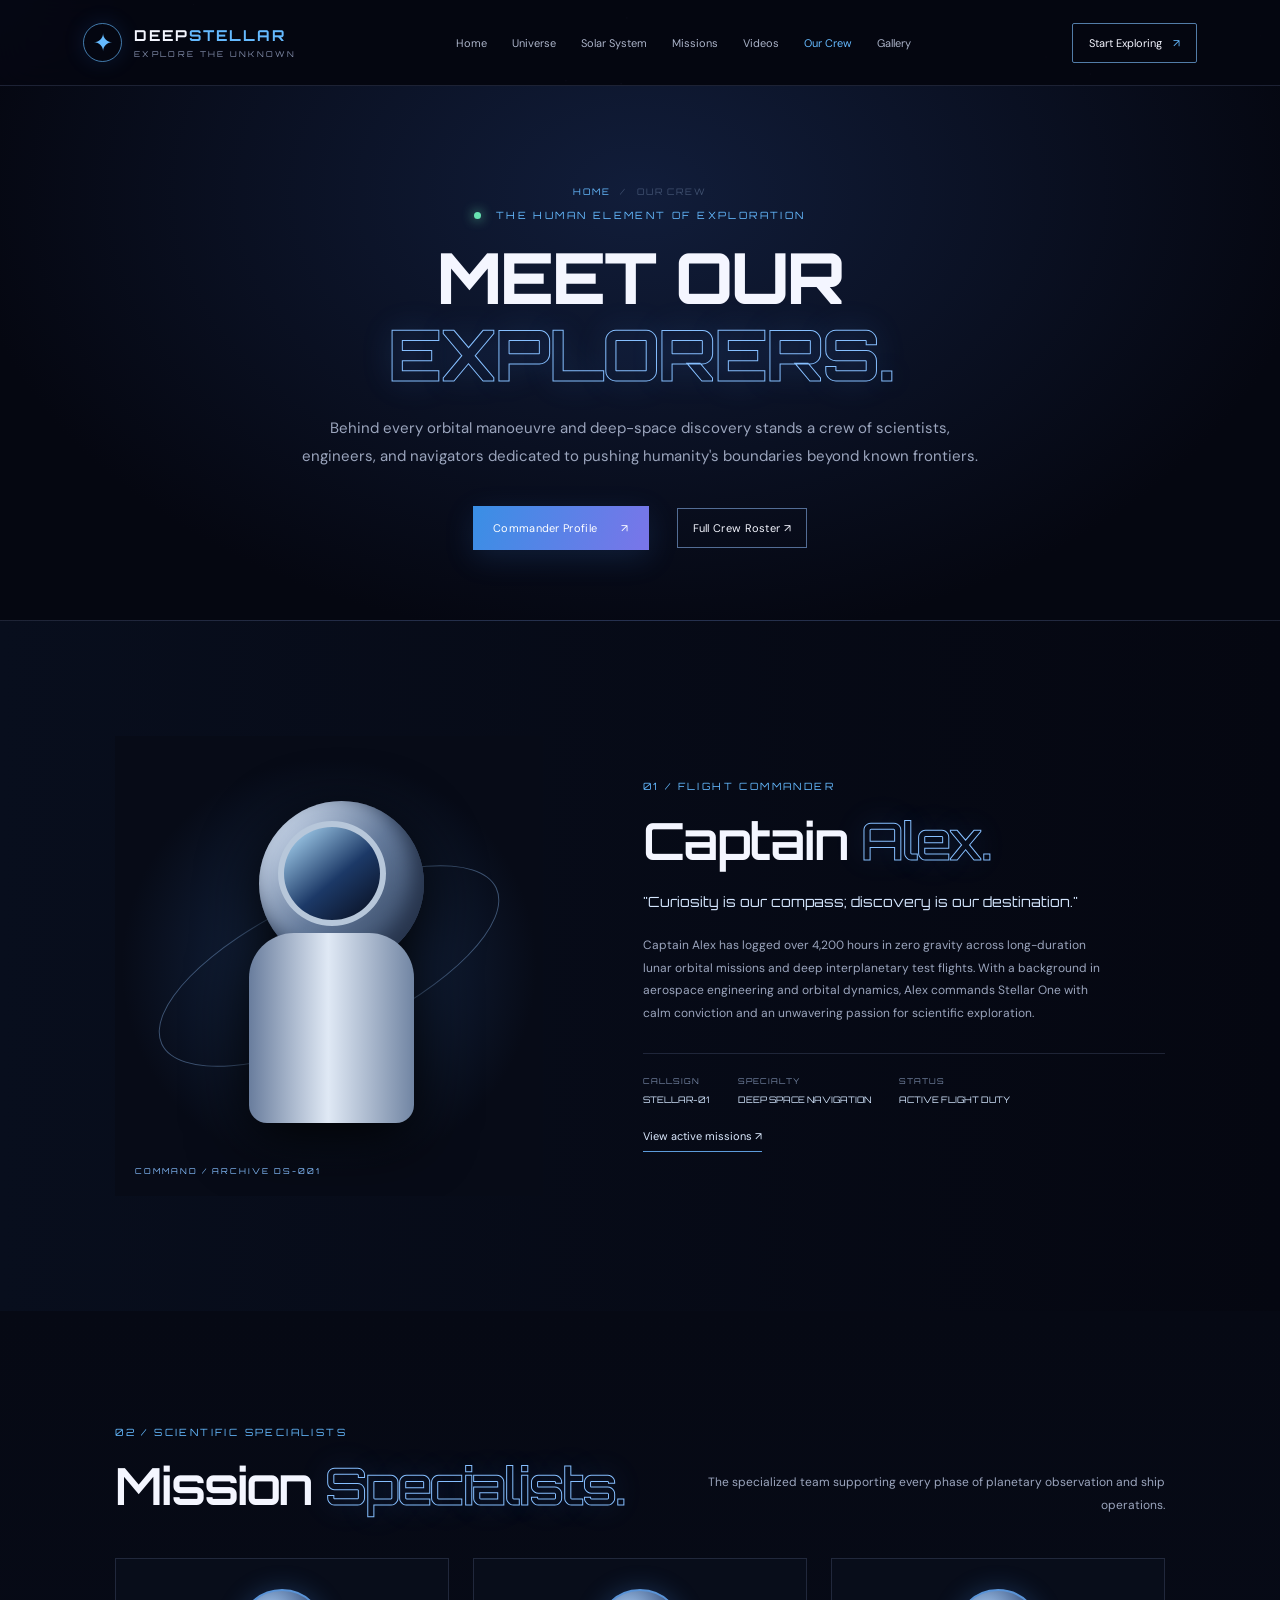
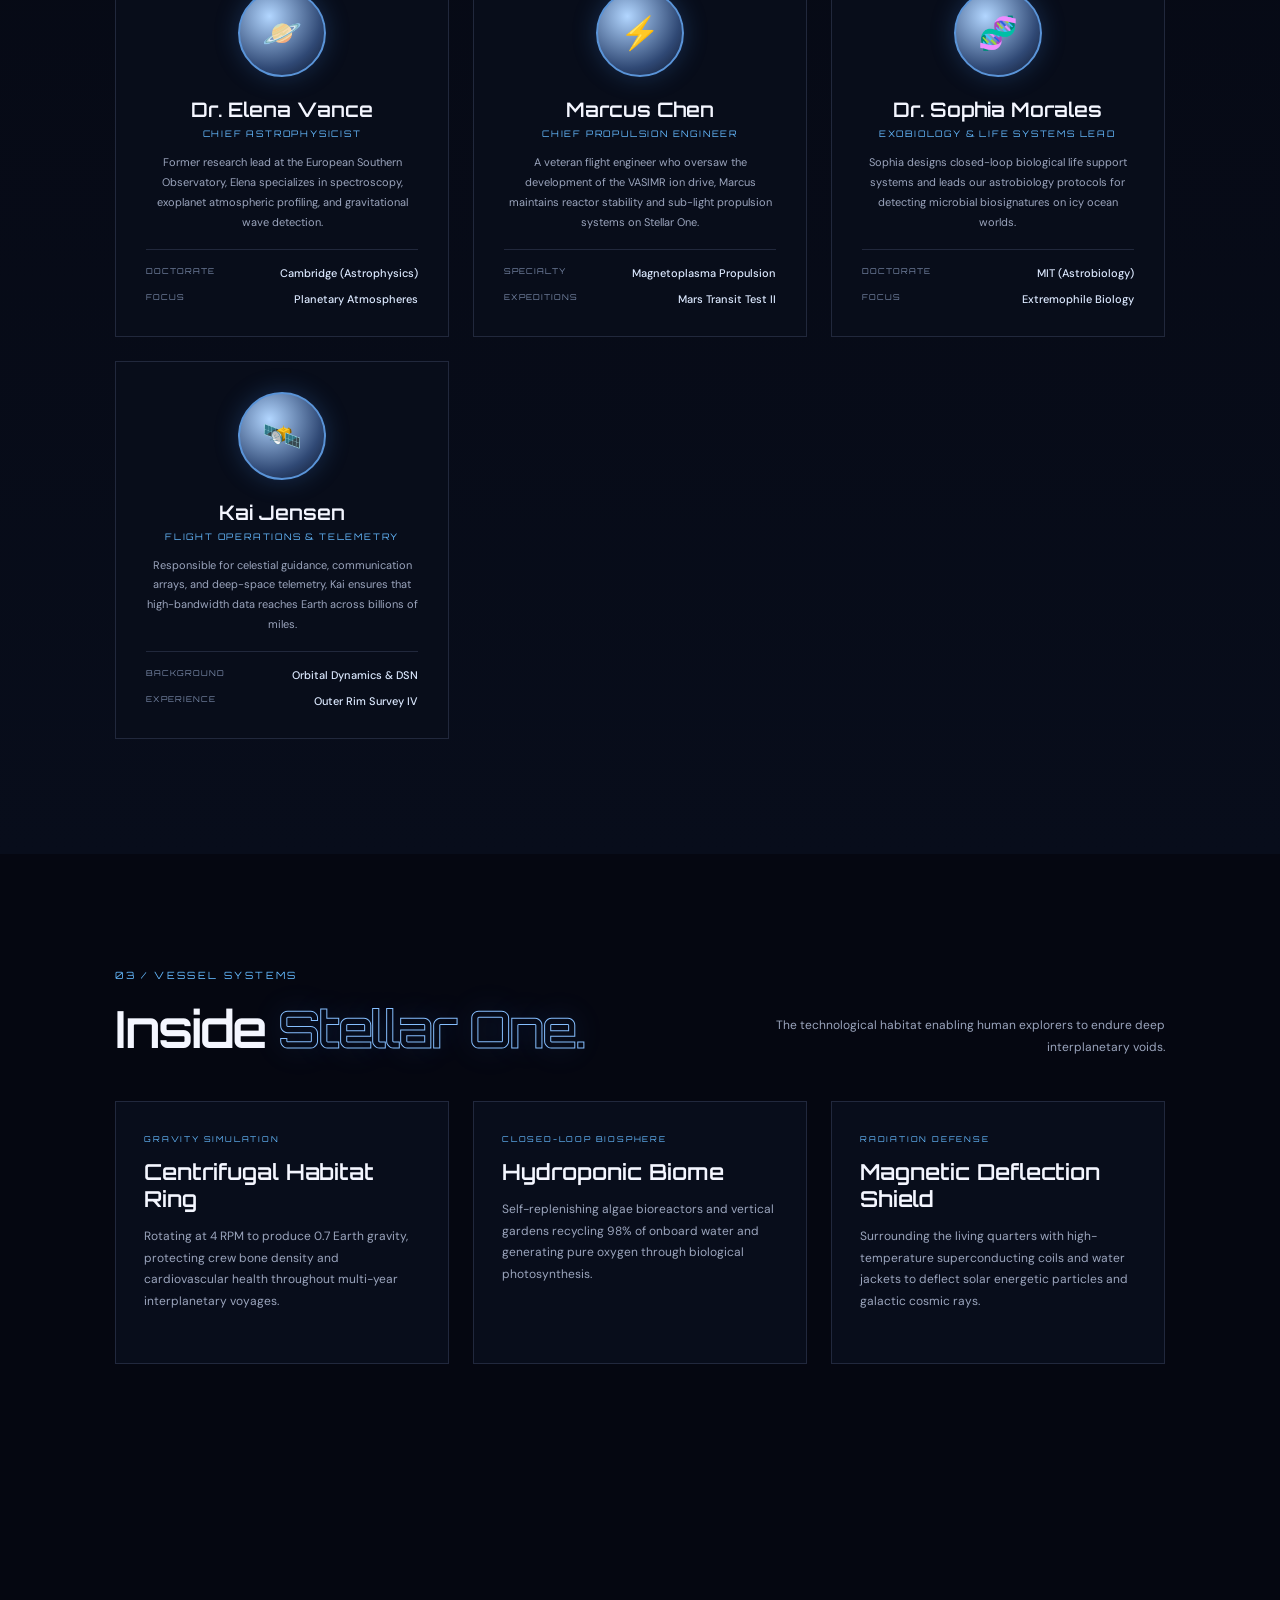
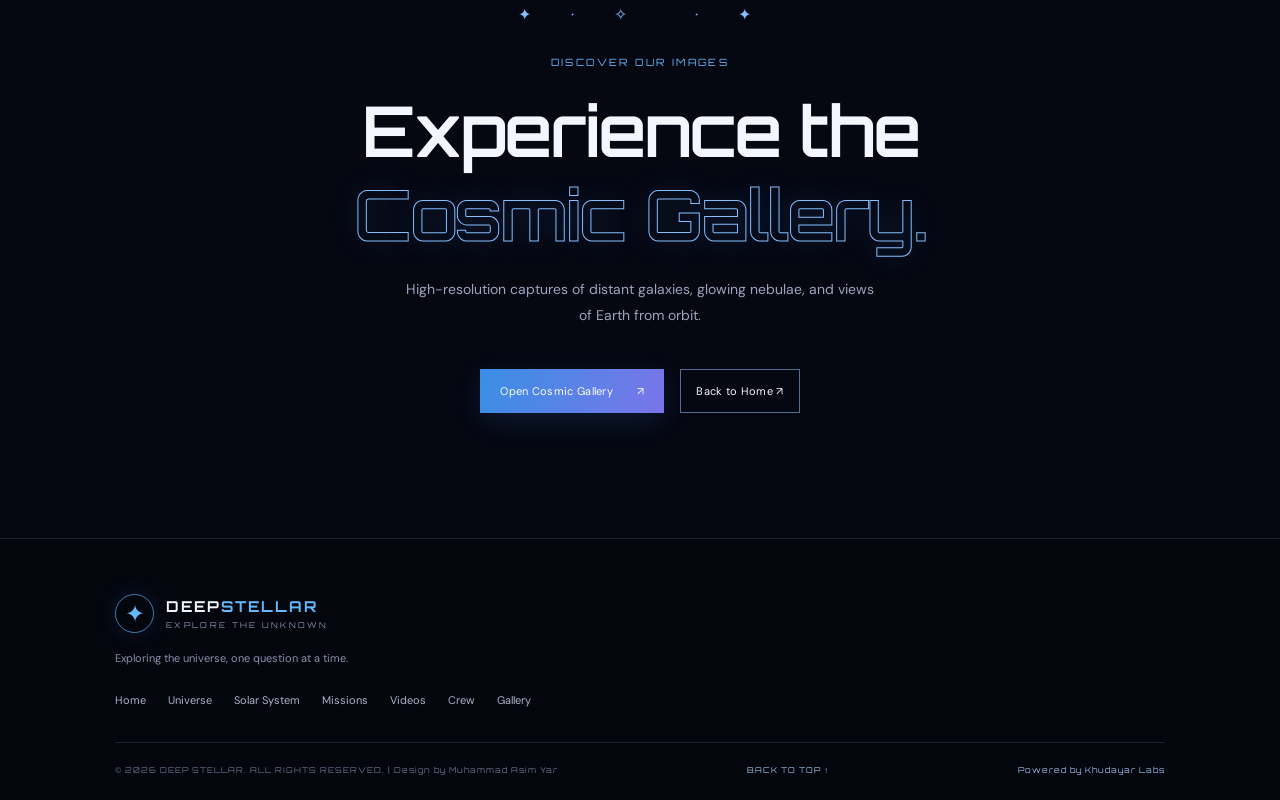
<file: crew.html>
<!DOCTYPE html>
<html lang="en">
<head>
  <meta charset="UTF-8">
  <meta name="viewport" content="width=device-width, initial-scale=1.0">
  <meta name="description" content="Meet Captain Alex and the scientific flight crew of Stellar One guiding deep space exploration with DEEP STELLAR.">
  <meta name="theme-color" content="#050711">
  <title>Our Crew & Spacecraft Systems — Stellar One | DEEP STELLAR</title>
  <link rel="preconnect" href="https://fonts.googleapis.com">
  <link rel="preconnect" href="https://fonts.gstatic.com" crossorigin>
  <link href="https://fonts.googleapis.com/css2?family=DM+Sans:wght@400;500;600;700&family=Orbitron:wght@400;500;600;700;800&display=swap" rel="stylesheet">
  <link rel="stylesheet" href="css/style.css">
</head>
<body>
  <div class="loader" id="loader">
    <div class="loader-mark">DS</div><span>AUTHENTICATING CREW ROSTER</span>
    <div class="loader-line"><i></i></div>
  </div>
  <canvas id="starfield" aria-hidden="true"></canvas>
  <div class="cursor-glow" id="cursorGlow"></div>

  <header class="site-header" id="top">
    <a class="brand" href="index.html" aria-label="Deep Stellar home">
      <span class="brand-symbol"><span>✦</span></span>
      <span class="brand-name">DEEP<span>STELLAR</span><small>EXPLORE THE UNKNOWN</small></span>
    </a>
    <button class="menu-toggle" id="menuToggle" aria-label="Toggle navigation"><span></span><span></span><span></span></button>
    <nav class="main-nav" id="mainNav">
      <a href="index.html">Home</a>
      <a href="universe.html">Universe</a>
      <a href="solar-system.html">Solar System</a>
      <a href="missions.html">Missions</a>
      <a href="videos.html">Videos</a>
      <a class="active" href="crew.html">Our Crew</a>
      <a href="gallery.html">Gallery</a>
    </nav>
    <a class="header-cta" href="videos.html">Start Exploring <span>↗</span></a>
  </header>

  <main>
    <section class="page-hero">
      <div class="breadcrumb">
        <a href="index.html">HOME</a> <span>/</span> <span>OUR CREW</span>
      </div>
      <div class="eyebrow"><span class="pulse-dot"></span> THE HUMAN ELEMENT OF EXPLORATION</div>
      <h1>MEET OUR<br><em>EXPLORERS.</em></h1>
      <p class="page-hero-lead">Behind every orbital manoeuvre and deep-space discovery stands a crew of scientists, engineers, and navigators dedicated to pushing humanity's boundaries beyond known frontiers.</p>
      <div class="hero-actions" style="justify-content:center;">
        <a class="btn btn-primary" href="#commander">Commander Profile <span>↗</span></a>
        <a class="btn btn-outline" href="#roster">Full Crew Roster ↗</a>
      </div>
    </section>

    <!-- Commander Spotlight -->
    <section class="section crew-section" id="commander">
      <div class="crew-portrait reveal">
        <div class="portrait-orbit"></div>
        <div class="portrait-astronaut">
          <div class="portrait-visor"></div>
        </div>
        <span class="portrait-tag">COMMAND / ARCHIVE DS-001</span>
      </div>
      <div class="crew-copy reveal">
        <div class="section-kicker">01 / FLIGHT COMMANDER</div>
        <h2>Captain <em>Alex.</em></h2>
        <p class="crew-subtitle">"Curiosity is our compass; discovery is our destination."</p>
        <p>Captain Alex has logged over 4,200 hours in zero gravity across long-duration lunar orbital missions and deep interplanetary test flights. With a background in aerospace engineering and orbital dynamics, Alex commands Stellar One with calm conviction and an unwavering passion for scientific exploration.</p>
        <div class="crew-credentials">
          <div><span>CALLSIGN</span><b>STELLAR-01</b></div>
          <div><span>SPECIALTY</span><b>DEEP SPACE NAVIGATION</b></div>
          <div><span>STATUS</span><b>ACTIVE FLIGHT DUTY</b></div>
        </div>
        <a class="under-link" href="missions.html">View active missions ↗</a>
      </div>
    </section>

    <!-- Crew Roster Grid -->
    <section class="section" id="roster" style="background:linear-gradient(180deg,#060914,#080d1b);">
      <div class="section-heading reveal">
        <div>
          <div class="section-kicker">02 / SCIENTIFIC SPECIALISTS</div>
          <h2>Mission <em>Specialists.</em></h2>
        </div>
        <p>The specialized team supporting every phase of planetary observation and ship operations.</p>
      </div>

      <div class="crew-detail-grid reveal">
        <div class="crew-card">
          <div class="crew-avatar">🪐</div>
          <h3>Dr. Elena Vance</h3>
          <div class="crew-role">CHIEF ASTROPHYSICIST</div>
          <p>Former research lead at the European Southern Observatory, Elena specializes in spectroscopy, exoplanet atmospheric profiling, and gravitational wave detection.</p>
          <ul class="spec-list">
            <li><span>DOCTORATE</span><strong>Cambridge (Astrophysics)</strong></li>
            <li><span>FOCUS</span><strong>Planetary Atmospheres</strong></li>
          </ul>
        </div>

        <div class="crew-card">
          <div class="crew-avatar">⚡</div>
          <h3>Marcus Chen</h3>
          <div class="crew-role">CHIEF PROPULSION ENGINEER</div>
          <p>A veteran flight engineer who oversaw the development of the VASIMR ion drive, Marcus maintains reactor stability and sub-light propulsion systems on Stellar One.</p>
          <ul class="spec-list">
            <li><span>SPECIALTY</span><strong>Magnetoplasma Propulsion</strong></li>
            <li><span>EXPEDITIONS</span><strong>Mars Transit Test II</strong></li>
          </ul>
        </div>

        <div class="crew-card">
          <div class="crew-avatar">🧬</div>
          <h3>Dr. Sophia Morales</h3>
          <div class="crew-role">EXOBIOLOGY & LIFE SYSTEMS LEAD</div>
          <p>Sophia designs closed-loop biological life support systems and leads our astrobiology protocols for detecting microbial biosignatures on icy ocean worlds.</p>
          <ul class="spec-list">
            <li><span>DOCTORATE</span><strong>MIT (Astrobiology)</strong></li>
            <li><span>FOCUS</span><strong>Extremophile Biology</strong></li>
          </ul>
        </div>

        <div class="crew-card">
          <div class="crew-avatar">🛰️</div>
          <h3>Kai Jensen</h3>
          <div class="crew-role">FLIGHT OPERATIONS & TELEMETRY</div>
          <p>Responsible for celestial guidance, communication arrays, and deep-space telemetry, Kai ensures that high-bandwidth data reaches Earth across billions of miles.</p>
          <ul class="spec-list">
            <li><span>BACKGROUND</span><strong>Orbital Dynamics & DSN</strong></li>
            <li><span>EXPERIENCE</span><strong>Outer Rim Survey IV</strong></li>
          </ul>
        </div>
      </div>
    </section>

    <!-- Ship Architecture Section -->
    <section class="section">
      <div class="section-heading reveal">
        <div>
          <div class="section-kicker">03 / VESSEL SYSTEMS</div>
          <h2>Inside <em>Stellar One.</em></h2>
        </div>
        <p>The technological habitat enabling human explorers to endure deep interplanetary voids.</p>
      </div>

      <div class="content-grid reveal">
        <div class="cosmic-box">
          <span class="cosmic-box-tag">GRAVITY SIMULATION</span>
          <h3>Centrifugal Habitat Ring</h3>
          <p>Rotating at 4 RPM to produce 0.7 Earth gravity, protecting crew bone density and cardiovascular health throughout multi-year interplanetary voyages.</p>
        </div>

        <div class="cosmic-box">
          <span class="cosmic-box-tag">CLOSED-LOOP BIOSPHERE</span>
          <h3>Hydroponic Biome</h3>
          <p>Self-replenishing algae bioreactors and vertical gardens recycling 98% of onboard water and generating pure oxygen through biological photosynthesis.</p>
        </div>

        <div class="cosmic-box">
          <span class="cosmic-box-tag">RADIATION DEFENSE</span>
          <h3>Magnetic Deflection Shield</h3>
          <p>Surrounding the living quarters with high-temperature superconducting coils and water jackets to deflect solar energetic particles and galactic cosmic rays.</p>
        </div>
      </div>
    </section>

    <!-- Next Section CTA -->
    <section class="final-cta section reveal">
      <div class="cta-stars">✦　·　✧　　·　✦</div>
      <div class="section-kicker">DISCOVER OUR IMAGES</div>
      <h2>Experience the<br><em>Cosmic Gallery.</em></h2>
      <p>High-resolution captures of distant galaxies, glowing nebulae, and views of Earth from orbit.</p>
      <div class="page-nav-bar">
        <a class="btn btn-primary" href="gallery.html">Open Cosmic Gallery <span>↗</span></a>
        <a class="btn btn-outline" href="index.html">Back to Home ↗</a>
      </div>
    </section>
  </main>

  <footer class="site-footer">
    <a class="brand" href="index.html">
      <span class="brand-symbol"><span>✦</span></span>
      <span class="brand-name">DEEP<span>STELLAR</span><small>EXPLORE THE UNKNOWN</small></span>
    </a>
    <p>Exploring the universe, one question at a time.</p>
    <div class="footer-links">
      <a href="index.html">Home</a>
      <a href="universe.html">Universe</a>
      <a href="solar-system.html">Solar System</a>
      <a href="missions.html">Missions</a>
      <a href="videos.html">Videos</a>
      <a href="crew.html">Crew</a>
      <a href="gallery.html">Gallery</a>
    </div>
    <div class="footer-bottom">
      <span>© <span id="year"></span> DEEP STELLAR. ALL RIGHTS RESERVED. | Design by Muhammad Asim Yar</span>
      <a href="#top">BACK TO TOP ↑</a>
      <a href="https://khudayarlabs.com/" target="_blank" rel="noopener">Powered by Khudayar Labs</a>
    </div>
  </footer>

  <script src="js/main.js"></script>
</body>
</html>
</file>
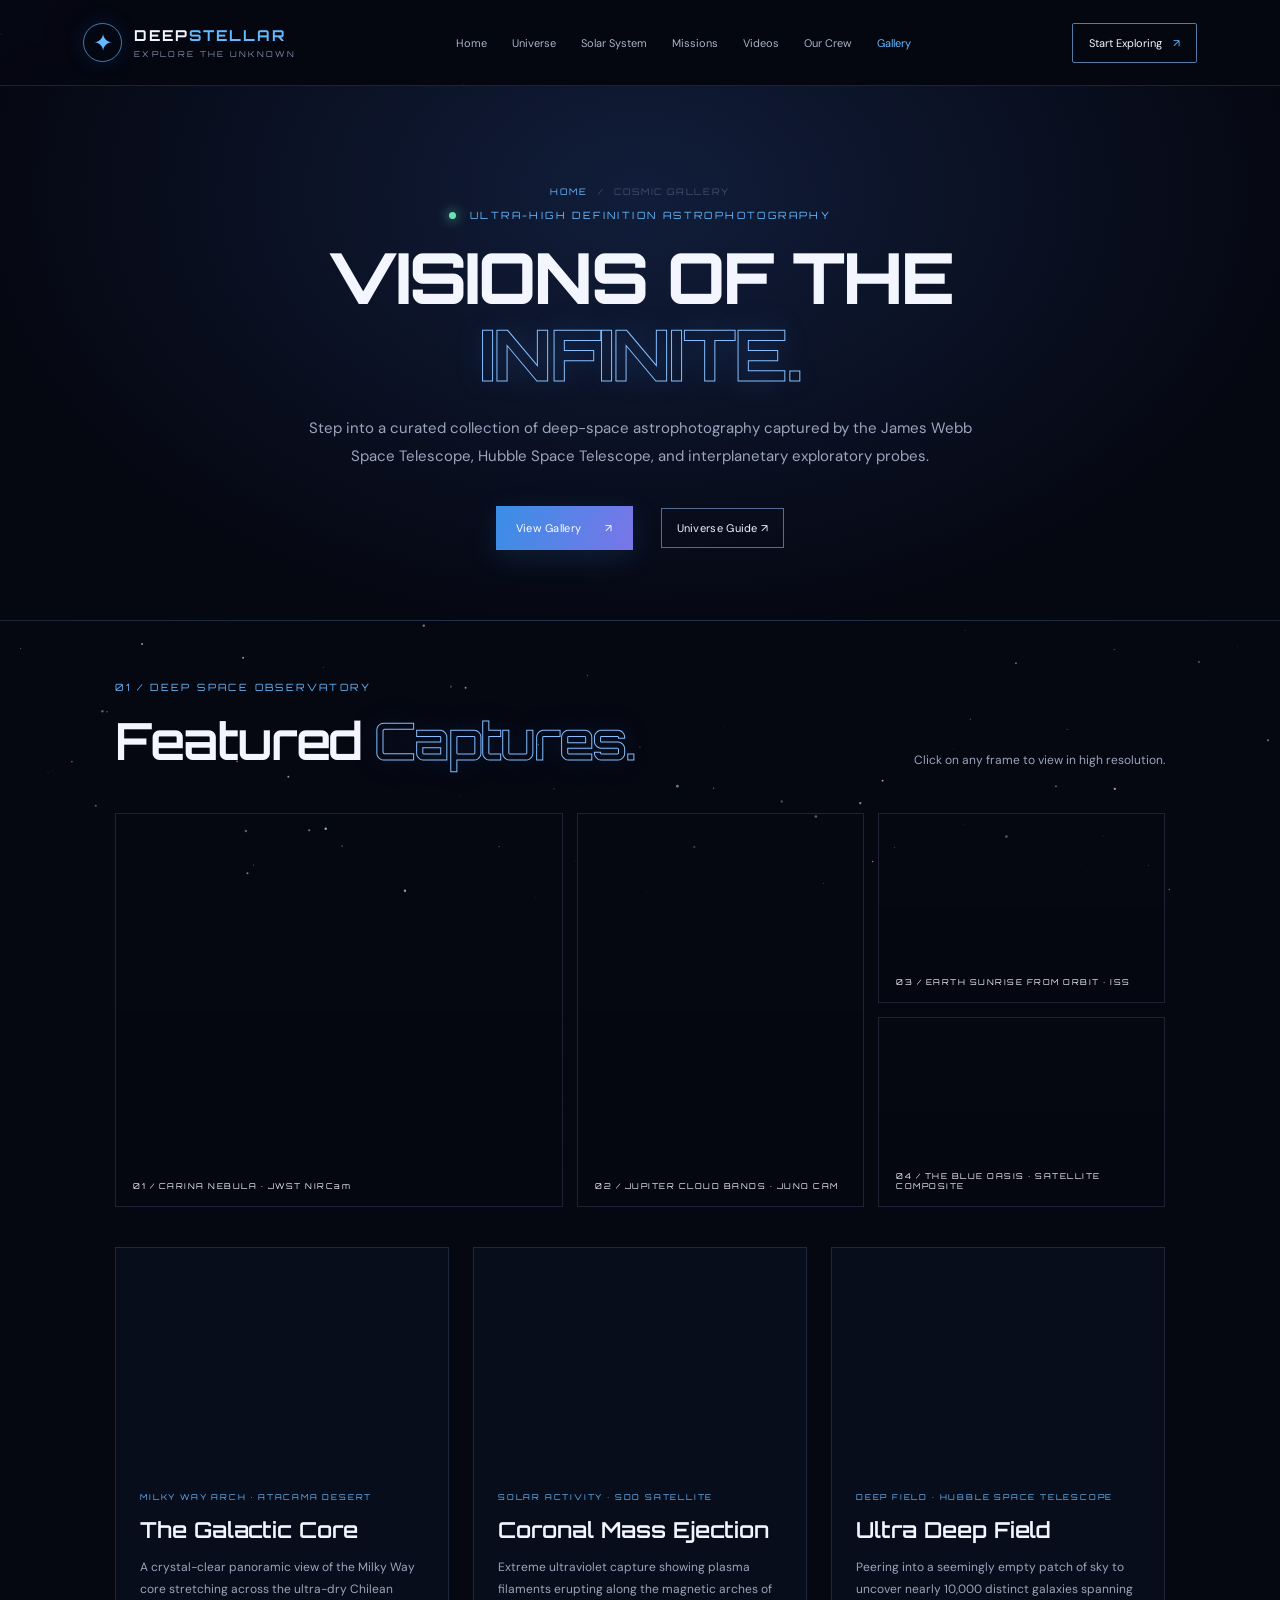
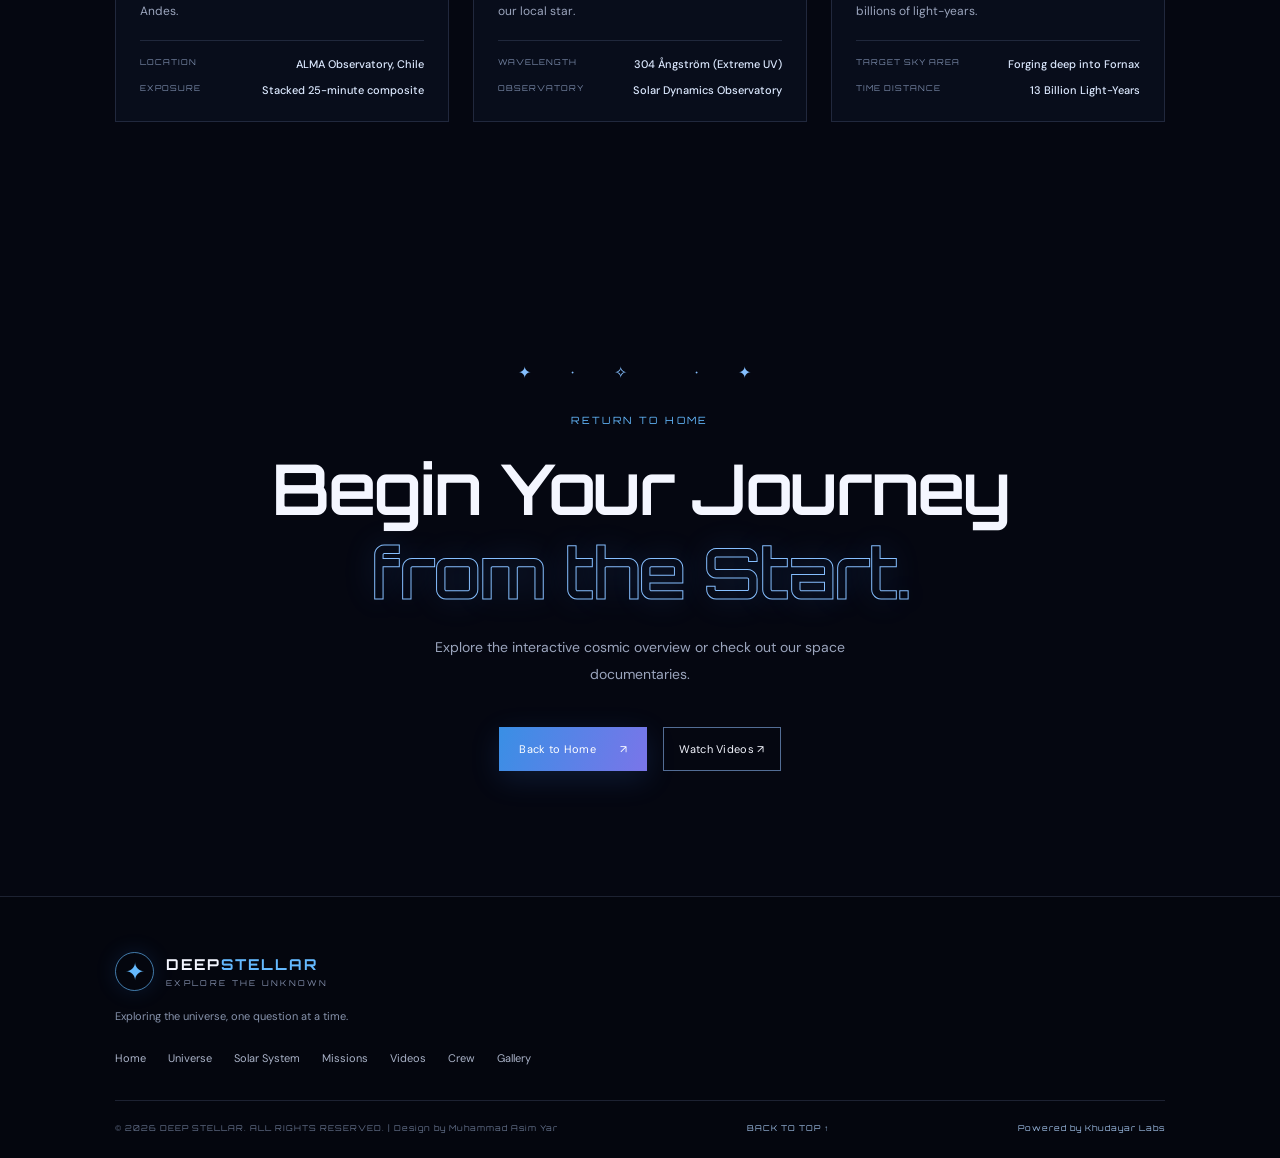
<file: gallery.html>
<!DOCTYPE html>
<html lang="en">
<head>
  <meta charset="UTF-8">
  <meta name="viewport" content="width=device-width, initial-scale=1.0">
  <meta name="description" content="High-resolution astrophotography and cosmic gallery featuring deep space, nebulae, galaxies, and Earth from orbit | DEEP STELLAR.">
  <meta name="theme-color" content="#050711">
  <title>Cosmic Gallery — High-Resolution Astrophotography | DEEP STELLAR</title>
  <link rel="preconnect" href="https://fonts.googleapis.com">
  <link rel="preconnect" href="https://fonts.gstatic.com" crossorigin>
  <link href="https://fonts.googleapis.com/css2?family=DM+Sans:wght@400;500;600;700&family=Orbitron:wght@400;500;600;700;800&display=swap" rel="stylesheet">
  <link rel="stylesheet" href="css/style.css">
</head>
<body>
  <div class="loader" id="loader">
    <div class="loader-mark">DS</div><span>RENDERING HIGH-RES VISUALS</span>
    <div class="loader-line"><i></i></div>
  </div>
  <canvas id="starfield" aria-hidden="true"></canvas>
  <div class="cursor-glow" id="cursorGlow"></div>

  <header class="site-header" id="top">
    <a class="brand" href="index.html" aria-label="Deep Stellar home">
      <span class="brand-symbol"><span>✦</span></span>
      <span class="brand-name">DEEP<span>STELLAR</span><small>EXPLORE THE UNKNOWN</small></span>
    </a>
    <button class="menu-toggle" id="menuToggle" aria-label="Toggle navigation"><span></span><span></span><span></span></button>
    <nav class="main-nav" id="mainNav">
      <a href="index.html">Home</a>
      <a href="universe.html">Universe</a>
      <a href="solar-system.html">Solar System</a>
      <a href="missions.html">Missions</a>
      <a href="videos.html">Videos</a>
      <a href="crew.html">Our Crew</a>
      <a class="active" href="gallery.html">Gallery</a>
    </nav>
    <a class="header-cta" href="videos.html">Start Exploring <span>↗</span></a>
  </header>

  <main>
    <section class="page-hero">
      <div class="breadcrumb">
        <a href="index.html">HOME</a> <span>/</span> <span>COSMIC GALLERY</span>
      </div>
      <div class="eyebrow"><span class="pulse-dot"></span> ULTRA-HIGH DEFINITION ASTROPHOTOGRAPHY</div>
      <h1>VISIONS OF THE<br><em>INFINITE.</em></h1>
      <p class="page-hero-lead">Step into a curated collection of deep-space astrophotography captured by the James Webb Space Telescope, Hubble Space Telescope, and interplanetary exploratory probes.</p>
      <div class="hero-actions" style="justify-content:center;">
        <a class="btn btn-primary" href="#collection">View Gallery <span>↗</span></a>
        <a class="btn btn-outline" href="universe.html">Universe Guide ↗</a>
      </div>
    </section>

    <!-- Main Gallery Grid -->
    <section class="section" id="collection" style="padding-top:60px;">
      <div class="section-heading reveal">
        <div>
          <div class="section-kicker">01 / DEEP SPACE OBSERVATORY</div>
          <h2>Featured <em>Captures.</em></h2>
        </div>
        <p>Click on any frame to view in high resolution.</p>
      </div>

      <div class="gallery-grid reveal">
        <a class="gallery-item gallery-large" href="https://images.unsplash.com/photo-1462331940025-496dfbfc7564?auto=format&fit=crop&w=1800&q=85" target="_blank" rel="noopener">
          <span>01 / CARINA NEBULA · JWST NIRCam</span>
        </a>
        <a class="gallery-item gallery-tall" href="https://images.unsplash.com/photo-1614730321146-b6fa6a46bcb4?auto=format&fit=crop&w=1500&q=85" target="_blank" rel="noopener">
          <span>02 / JUPITER CLOUD BANDS · JUNO CAM</span>
        </a>
        <a class="gallery-item gallery-wide" href="https://images.unsplash.com/photo-1446776811953-b23d57bd21aa?auto=format&fit=crop&w=1800&q=85" target="_blank" rel="noopener">
          <span>03 / EARTH SUNRISE FROM ORBIT · ISS</span>
        </a>
        <a class="gallery-item gallery-small" href="https://images.unsplash.com/photo-1451187580459-43490279c0fa?auto=format&fit=crop&w=1500&q=85" target="_blank" rel="noopener">
          <span>04 / THE BLUE OASIS · SATELLITE COMPOSITE</span>
        </a>
      </div>

      <!-- Extended Visual Collection -->
      <div class="content-grid reveal" style="margin-top:40px;">
        <div class="cosmic-box" style="padding:0; overflow:hidden;">
          <div style="height:220px; background-image:url('https://images.unsplash.com/photo-1506703719100-a0f3a48c0f86?auto=format&fit=crop&w=800&q=80'); background-size:cover; background-position:center;"></div>
          <div style="padding:24px;">
            <span class="cosmic-box-tag">MILKY WAY ARCH · ATACAMA DESERT</span>
            <h3>The Galactic Core</h3>
            <p>A crystal-clear panoramic view of the Milky Way core stretching across the ultra-dry Chilean Andes.</p>
            <ul class="spec-list">
              <li><span>LOCATION</span><strong>ALMA Observatory, Chile</strong></li>
              <li><span>EXPOSURE</span><strong>Stacked 25-minute composite</strong></li>
            </ul>
          </div>
        </div>

        <div class="cosmic-box" style="padding:0; overflow:hidden;">
          <div style="height:220px; background-image:url('https://images.unsplash.com/photo-1518709268805-4e9042af9f23?auto=format&fit=crop&w=800&q=80'); background-size:cover; background-position:center;"></div>
          <div style="padding:24px;">
            <span class="cosmic-box-tag">SOLAR ACTIVITY · SDO SATELLITE</span>
            <h3>Coronal Mass Ejection</h3>
            <p>Extreme ultraviolet capture showing plasma filaments erupting along the magnetic arches of our local star.</p>
            <ul class="spec-list">
              <li><span>WAVELENGTH</span><strong>304 Ångström (Extreme UV)</strong></li>
              <li><span>OBSERVATORY</span><strong>Solar Dynamics Observatory</strong></li>
            </ul>
          </div>
        </div>

        <div class="cosmic-box" style="padding:0; overflow:hidden;">
          <div style="height:220px; background-image:url('https://images.unsplash.com/photo-1447433589675-4aaa569f3e05?auto=format&fit=crop&w=800&q=80'); background-size:cover; background-position:center;"></div>
          <div style="padding:24px;">
            <span class="cosmic-box-tag">DEEP FIELD · HUBBLE SPACE TELESCOPE</span>
            <h3>Ultra Deep Field</h3>
            <p>Peering into a seemingly empty patch of sky to uncover nearly 10,000 distinct galaxies spanning billions of light-years.</p>
            <ul class="spec-list">
              <li><span>TARGET SKY AREA</span><strong>Forging deep into Fornax</strong></li>
              <li><span>TIME DISTANCE</span><strong>13 Billion Light-Years</strong></li>
            </ul>
          </div>
        </div>
      </div>
    </section>

    <!-- Next Section CTA -->
    <section class="final-cta section reveal">
      <div class="cta-stars">✦　·　✧　　·　✦</div>
      <div class="section-kicker">RETURN TO HOME</div>
      <h2>Begin Your Journey<br><em>from the Start.</em></h2>
      <p>Explore the interactive cosmic overview or check out our space documentaries.</p>
      <div class="page-nav-bar">
        <a class="btn btn-primary" href="index.html">Back to Home <span>↗</span></a>
        <a class="btn btn-outline" href="videos.html">Watch Videos ↗</a>
      </div>
    </section>
  </main>

  <footer class="site-footer">
    <a class="brand" href="index.html">
      <span class="brand-symbol"><span>✦</span></span>
      <span class="brand-name">DEEP<span>STELLAR</span><small>EXPLORE THE UNKNOWN</small></span>
    </a>
    <p>Exploring the universe, one question at a time.</p>
    <div class="footer-links">
      <a href="index.html">Home</a>
      <a href="universe.html">Universe</a>
      <a href="solar-system.html">Solar System</a>
      <a href="missions.html">Missions</a>
      <a href="videos.html">Videos</a>
      <a href="crew.html">Crew</a>
      <a href="gallery.html">Gallery</a>
    </div>
    <div class="footer-bottom">
      <span>© <span id="year"></span> DEEP STELLAR. ALL RIGHTS RESERVED. | Design by Muhammad Asim Yar</span>
      <a href="#top">BACK TO TOP ↑</a>
      <a href="https://khudayarlabs.com/" target="_blank" rel="noopener">Powered by Khudayar Labs</a>
    </div>
  </footer>

  <script src="js/main.js"></script>
</body>
</html>
</file>
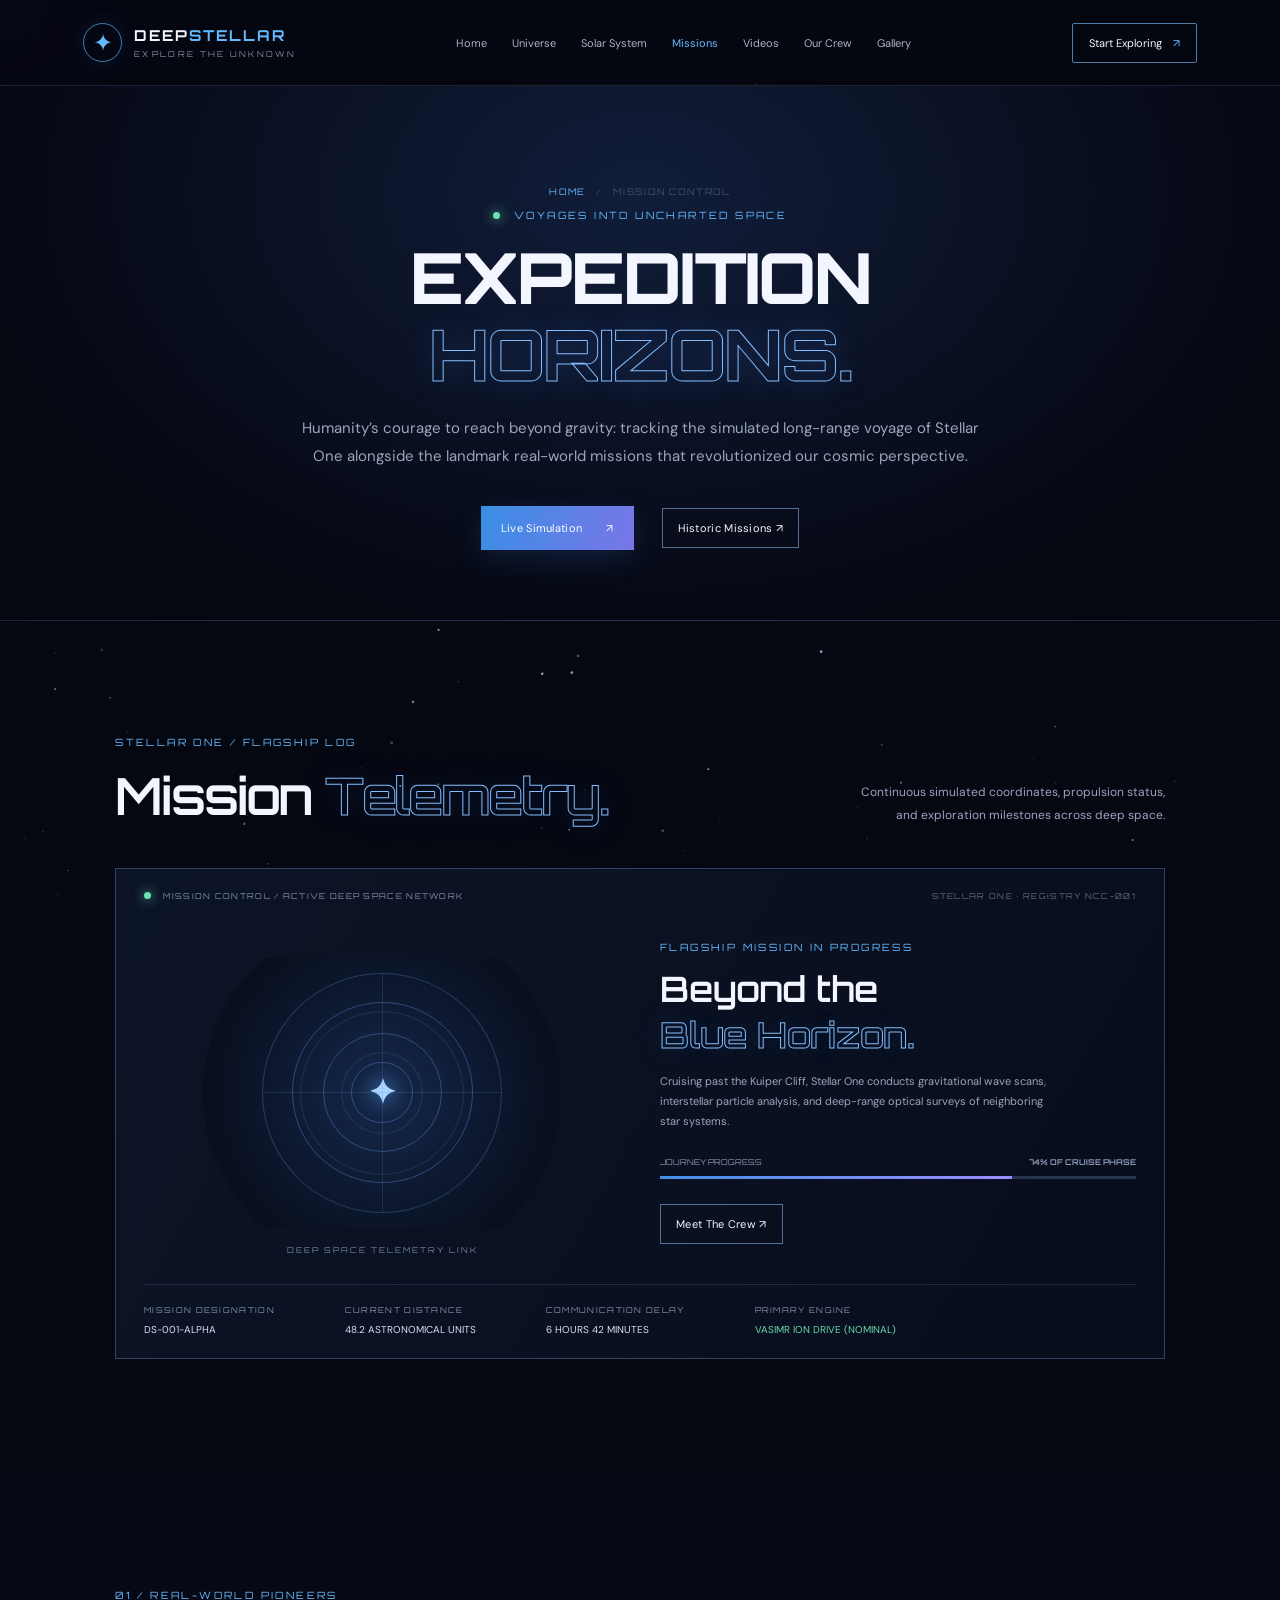
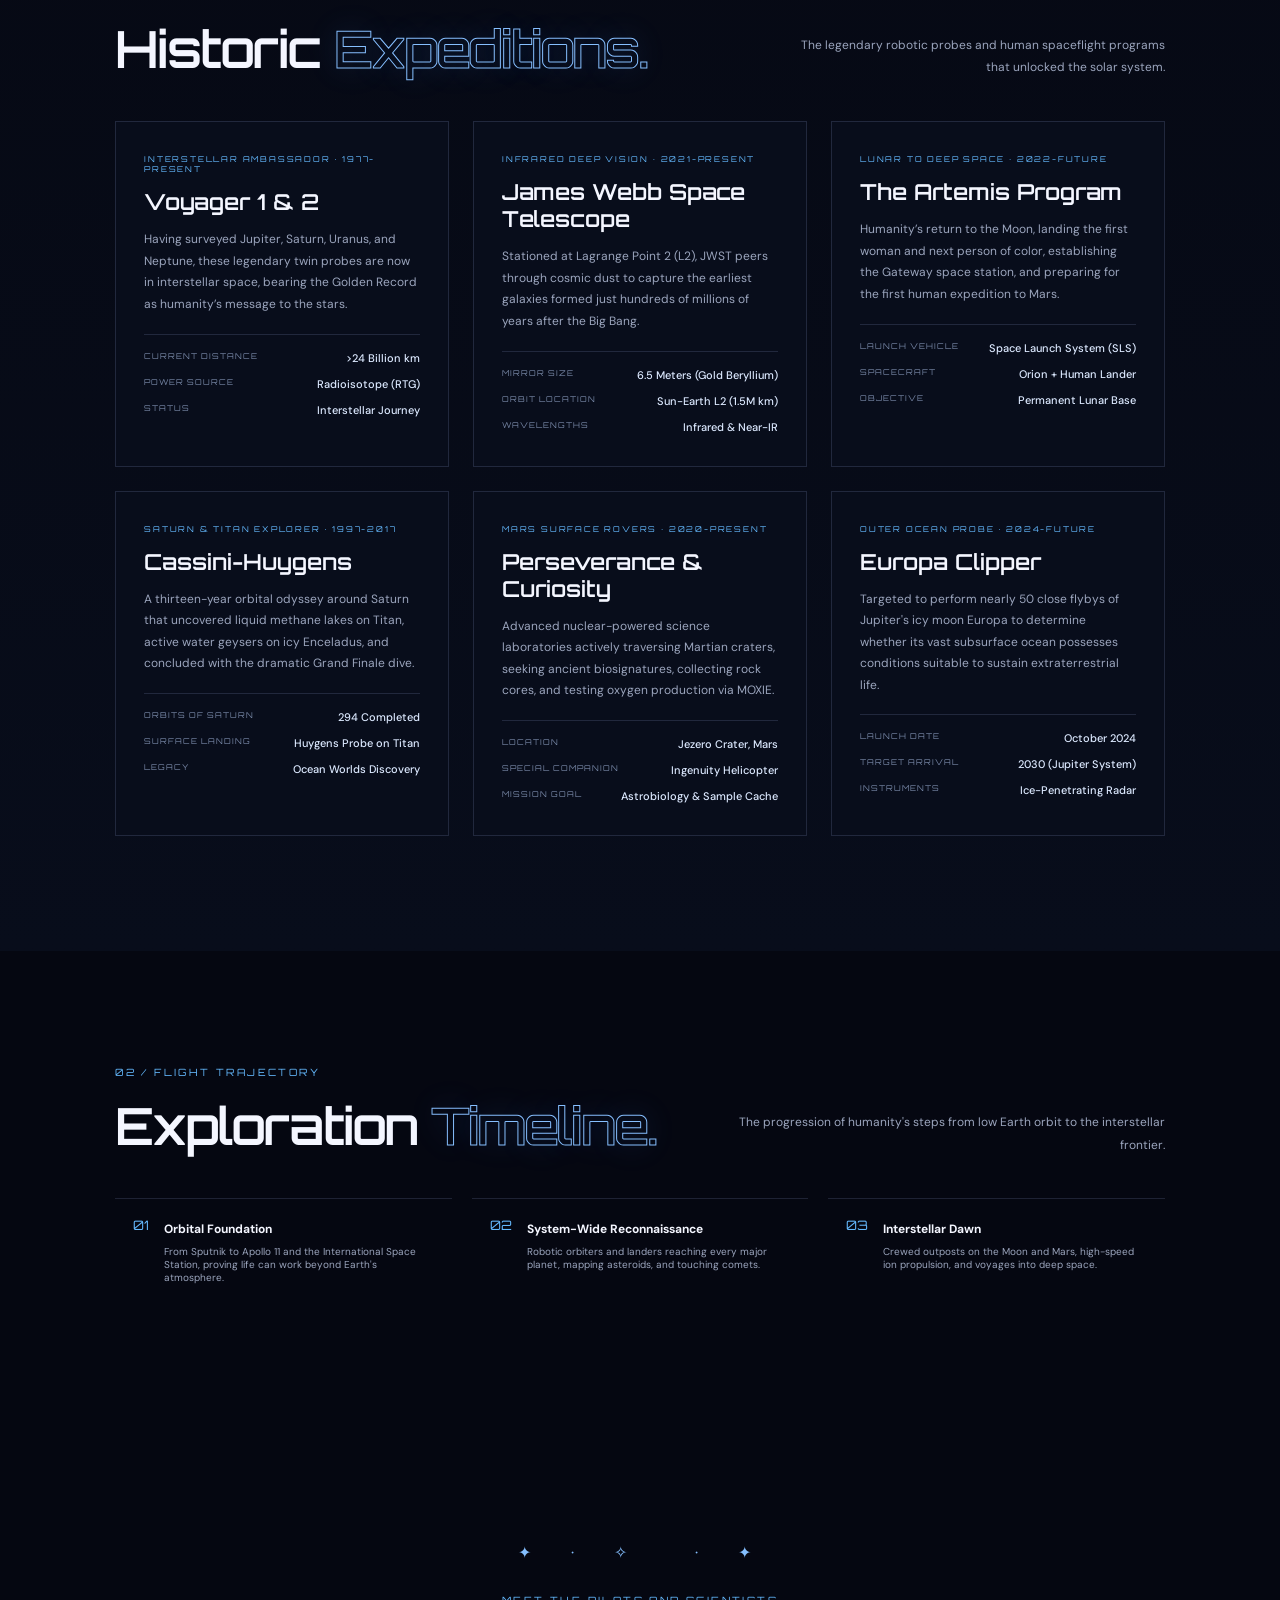
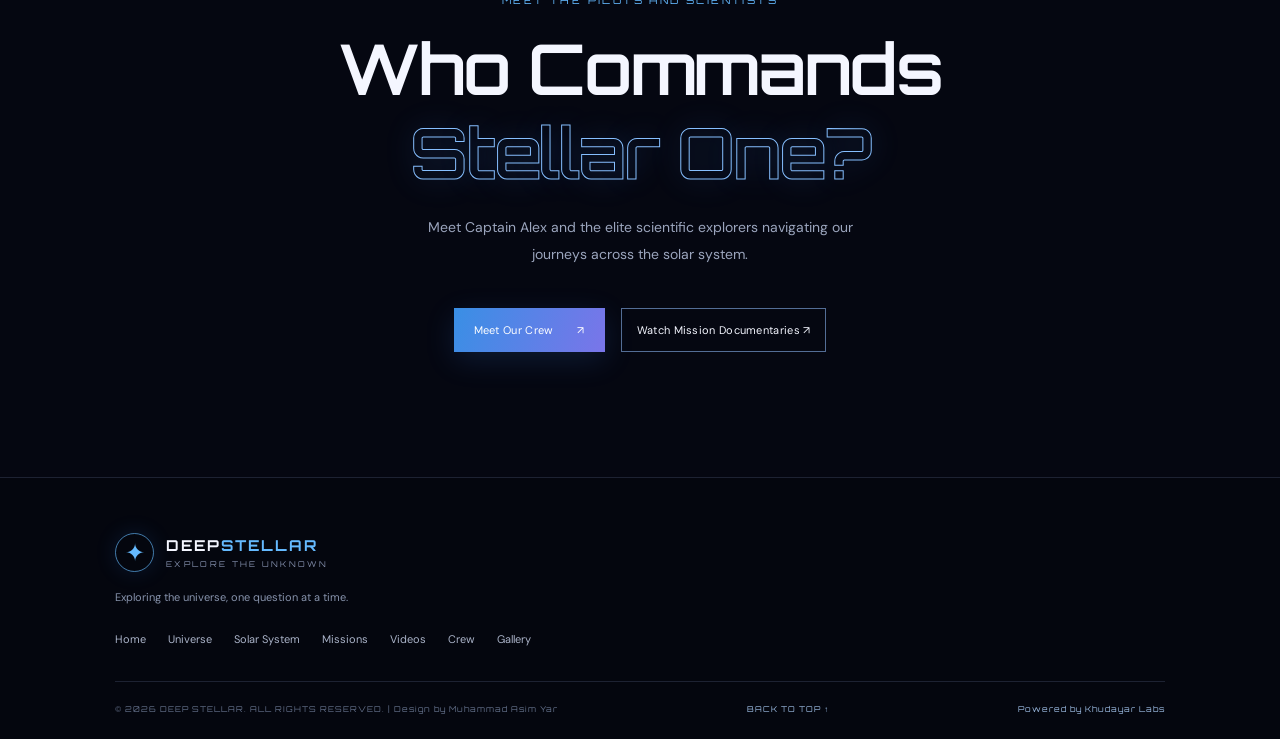
<file: missions.html>
<!DOCTYPE html>
<html lang="en">
<head>
  <meta charset="UTF-8">
  <meta name="viewport" content="width=device-width, initial-scale=1.0">
  <meta name="description" content="Explore humanity's greatest space missions, deep space logs, and the fictional voyages of Stellar One with DEEP STELLAR.">
  <meta name="theme-color" content="#050711">
  <title>Missions & Flight Log — Stellar Exploration | DEEP STELLAR</title>
  <link rel="preconnect" href="https://fonts.googleapis.com">
  <link rel="preconnect" href="https://fonts.gstatic.com" crossorigin>
  <link href="https://fonts.googleapis.com/css2?family=DM+Sans:wght@400;500;600;700&family=Orbitron:wght@400;500;600;700;800&display=swap" rel="stylesheet">
  <link rel="stylesheet" href="css/style.css">
</head>
<body>
  <div class="loader" id="loader">
    <div class="loader-mark">DS</div><span>CONNECTING TELEMETRY LINK</span>
    <div class="loader-line"><i></i></div>
  </div>
  <canvas id="starfield" aria-hidden="true"></canvas>
  <div class="cursor-glow" id="cursorGlow"></div>

  <header class="site-header" id="top">
    <a class="brand" href="index.html" aria-label="Deep Stellar home">
      <span class="brand-symbol"><span>✦</span></span>
      <span class="brand-name">DEEP<span>STELLAR</span><small>EXPLORE THE UNKNOWN</small></span>
    </a>
    <button class="menu-toggle" id="menuToggle" aria-label="Toggle navigation"><span></span><span></span><span></span></button>
    <nav class="main-nav" id="mainNav">
      <a href="index.html">Home</a>
      <a href="universe.html">Universe</a>
      <a href="solar-system.html">Solar System</a>
      <a class="active" href="missions.html">Missions</a>
      <a href="videos.html">Videos</a>
      <a href="crew.html">Our Crew</a>
      <a href="gallery.html">Gallery</a>
    </nav>
    <a class="header-cta" href="videos.html">Start Exploring <span>↗</span></a>
  </header>

  <main>
    <section class="page-hero">
      <div class="breadcrumb">
        <a href="index.html">HOME</a> <span>/</span> <span>MISSION CONTROL</span>
      </div>
      <div class="eyebrow"><span class="pulse-dot"></span> VOYAGES INTO UNCHARTED SPACE</div>
      <h1>EXPEDITION<br><em>HORIZONS.</em></h1>
      <p class="page-hero-lead">Humanity’s courage to reach beyond gravity: tracking the simulated long-range voyage of Stellar One alongside the landmark real-world missions that revolutionized our cosmic perspective.</p>
      <div class="hero-actions" style="justify-content:center;">
        <a class="btn btn-primary" href="#flight-deck">Live Simulation <span>↗</span></a>
        <a class="btn btn-outline" href="#historic-missions">Historic Missions ↗</a>
      </div>
    </section>

    <!-- Mission Dashboard -->
    <section class="section" id="flight-deck">
      <div class="section-heading reveal">
        <div>
          <div class="section-kicker">STELLAR ONE / FLAGSHIP LOG</div>
          <h2>Mission <em>Telemetry.</em></h2>
        </div>
        <p>Continuous simulated coordinates, propulsion status,<br>and exploration milestones across deep space.</p>
      </div>

      <div class="mission-dashboard reveal">
        <div class="dashboard-top">
          <div><span class="live-indicator"></span> MISSION CONTROL / ACTIVE DEEP SPACE NETWORK</div>
          <span>STELLAR ONE · REGISTRY NCC-001</span>
        </div>
        <div class="dashboard-main">
          <div class="mission-visual">
            <div class="radar"><i></i><i></i><i></i><b>✦</b></div>
            <span class="radar-caption">DEEP SPACE TELEMETRY LINK</span>
          </div>
          <div class="mission-info">
            <div class="mission-status">FLAGSHIP MISSION IN PROGRESS</div>
            <h3>Beyond the<br><em>Blue Horizon.</em></h3>
            <p>Cruising past the Kuiper Cliff, Stellar One conducts gravitational wave scans, interstellar particle analysis, and deep-range optical surveys of neighboring star systems.</p>
            <div class="mission-progress">
              <div><span>JOURNEY PROGRESS</span><b>74% OF CRUISE PHASE</b></div><i><b style="width:74%;"></b></i>
            </div>
            <a href="crew.html" class="btn btn-outline">Meet The Crew ↗</a>
          </div>
        </div>
        <div class="dashboard-bottom">
          <div><span>MISSION DESIGNATION</span><b>DS-001-ALPHA</b></div>
          <div><span>CURRENT DISTANCE</span><b>48.2 ASTRONOMICAL UNITS</b></div>
          <div><span>COMMUNICATION DELAY</span><b>6 HOURS 42 MINUTES</b></div>
          <div><span>PRIMARY ENGINE</span><b class="status-active">VASIMR ION DRIVE (NOMINAL)</b></div>
        </div>
      </div>
    </section>

    <!-- Historic Space Missions -->
    <section class="section" id="historic-missions" style="background:linear-gradient(180deg,#060914,#080d1b);">
      <div class="section-heading reveal">
        <div>
          <div class="section-kicker">01 / REAL-WORLD PIONEERS</div>
          <h2>Historic <em>Expeditions.</em></h2>
        </div>
        <p>The legendary robotic probes and human spaceflight programs<br>that unlocked the solar system.</p>
      </div>

      <div class="content-grid reveal">
        <div class="cosmic-box">
          <span class="cosmic-box-tag">INTERSTELLAR AMBASSADOR · 1977-PRESENT</span>
          <h3>Voyager 1 & 2</h3>
          <p>Having surveyed Jupiter, Saturn, Uranus, and Neptune, these legendary twin probes are now in interstellar space, bearing the Golden Record as humanity’s message to the stars.</p>
          <ul class="spec-list">
            <li><span>CURRENT DISTANCE</span><strong>>24 Billion km</strong></li>
            <li><span>POWER SOURCE</span><strong>Radioisotope (RTG)</strong></li>
            <li><span>STATUS</span><strong>Interstellar Journey</strong></li>
          </ul>
        </div>

        <div class="cosmic-box">
          <span class="cosmic-box-tag">INFRARED DEEP VISION · 2021-PRESENT</span>
          <h3>James Webb Space Telescope</h3>
          <p>Stationed at Lagrange Point 2 (L2), JWST peers through cosmic dust to capture the earliest galaxies formed just hundreds of millions of years after the Big Bang.</p>
          <ul class="spec-list">
            <li><span>MIRROR SIZE</span><strong>6.5 Meters (Gold Beryllium)</strong></li>
            <li><span>ORBIT LOCATION</span><strong>Sun-Earth L2 (1.5M km)</strong></li>
            <li><span>WAVELENGTHS</span><strong>Infrared & Near-IR</strong></li>
          </ul>
        </div>

        <div class="cosmic-box">
          <span class="cosmic-box-tag">LUNAR TO DEEP SPACE · 2022-FUTURE</span>
          <h3>The Artemis Program</h3>
          <p>Humanity’s return to the Moon, landing the first woman and next person of color, establishing the Gateway space station, and preparing for the first human expedition to Mars.</p>
          <ul class="spec-list">
            <li><span>LAUNCH VEHICLE</span><strong>Space Launch System (SLS)</strong></li>
            <li><span>SPACECRAFT</span><strong>Orion + Human Lander</strong></li>
            <li><span>OBJECTIVE</span><strong>Permanent Lunar Base</strong></li>
          </ul>
        </div>

        <div class="cosmic-box">
          <span class="cosmic-box-tag">SATURN & TITAN EXPLORER · 1997-2017</span>
          <h3>Cassini-Huygens</h3>
          <p>A thirteen-year orbital odyssey around Saturn that uncovered liquid methane lakes on Titan, active water geysers on icy Enceladus, and concluded with the dramatic Grand Finale dive.</p>
          <ul class="spec-list">
            <li><span>ORBITS OF SATURN</span><strong>294 Completed</strong></li>
            <li><span>SURFACE LANDING</span><strong>Huygens Probe on Titan</strong></li>
            <li><span>LEGACY</span><strong>Ocean Worlds Discovery</strong></li>
          </ul>
        </div>

        <div class="cosmic-box">
          <span class="cosmic-box-tag">MARS SURFACE ROVERS · 2020-PRESENT</span>
          <h3>Perseverance & Curiosity</h3>
          <p>Advanced nuclear-powered science laboratories actively traversing Martian craters, seeking ancient biosignatures, collecting rock cores, and testing oxygen production via MOXIE.</p>
          <ul class="spec-list">
            <li><span>LOCATION</span><strong>Jezero Crater, Mars</strong></li>
            <li><span>SPECIAL COMPANION</span><strong>Ingenuity Helicopter</strong></li>
            <li><span>MISSION GOAL</span><strong>Astrobiology & Sample Cache</strong></li>
          </ul>
        </div>

        <div class="cosmic-box">
          <span class="cosmic-box-tag">OUTER OCEAN PROBE · 2024-FUTURE</span>
          <h3>Europa Clipper</h3>
          <p>Targeted to perform nearly 50 close flybys of Jupiter's icy moon Europa to determine whether its vast subsurface ocean possesses conditions suitable to sustain extraterrestrial life.</p>
          <ul class="spec-list">
            <li><span>LAUNCH DATE</span><strong>October 2024</strong></li>
            <li><span>TARGET ARRIVAL</span><strong>2030 (Jupiter System)</strong></li>
            <li><span>INSTRUMENTS</span><strong>Ice-Penetrating Radar</strong></li>
          </ul>
        </div>
      </div>
    </section>

    <!-- Mission Milestones Timeline -->
    <section class="section">
      <div class="section-heading reveal">
        <div>
          <div class="section-kicker">02 / FLIGHT TRAJECTORY</div>
          <h2>Exploration <em>Timeline.</em></h2>
        </div>
        <p>The progression of humanity's steps from low Earth orbit to the interstellar frontier.</p>
      </div>

      <div class="timeline reveal">
        <div class="timeline-item">
          <span>01</span>
          <div>
            <b>Orbital Foundation</b>
            <p>From Sputnik to Apollo 11 and the International Space Station, proving life can work beyond Earth's atmosphere.</p>
          </div>
        </div>
        <div class="timeline-item">
          <span>02</span>
          <div>
            <b>System-Wide Reconnaissance</b>
            <p>Robotic orbiters and landers reaching every major planet, mapping asteroids, and touching comets.</p>
          </div>
        </div>
        <div class="timeline-item">
          <span>03</span>
          <div>
            <b>Interstellar Dawn</b>
            <p>Crewed outposts on the Moon and Mars, high-speed ion propulsion, and voyages into deep space.</p>
          </div>
        </div>
      </div>
    </section>

    <!-- Next Section CTA -->
    <section class="final-cta section reveal">
      <div class="cta-stars">✦　·　✧　　·　✦</div>
      <div class="section-kicker">MEET THE PILOTS AND SCIENTISTS</div>
      <h2>Who Commands<br><em>Stellar One?</em></h2>
      <p>Meet Captain Alex and the elite scientific explorers navigating our journeys across the solar system.</p>
      <div class="page-nav-bar">
        <a class="btn btn-primary" href="crew.html">Meet Our Crew <span>↗</span></a>
        <a class="btn btn-outline" href="videos.html">Watch Mission Documentaries ↗</a>
      </div>
    </section>
  </main>

  <footer class="site-footer">
    <a class="brand" href="index.html">
      <span class="brand-symbol"><span>✦</span></span>
      <span class="brand-name">DEEP<span>STELLAR</span><small>EXPLORE THE UNKNOWN</small></span>
    </a>
    <p>Exploring the universe, one question at a time.</p>
    <div class="footer-links">
      <a href="index.html">Home</a>
      <a href="universe.html">Universe</a>
      <a href="solar-system.html">Solar System</a>
      <a href="missions.html">Missions</a>
      <a href="videos.html">Videos</a>
      <a href="crew.html">Crew</a>
      <a href="gallery.html">Gallery</a>
    </div>
    <div class="footer-bottom">
      <span>© <span id="year"></span> DEEP STELLAR. ALL RIGHTS RESERVED. | Design by Muhammad Asim Yar</span>
      <a href="#top">BACK TO TOP ↑</a>
      <a href="https://khudayarlabs.com/" target="_blank" rel="noopener">Powered by Khudayar Labs</a>
    </div>
  </footer>

  <script src="js/main.js"></script>
</body>
</html>
</file>
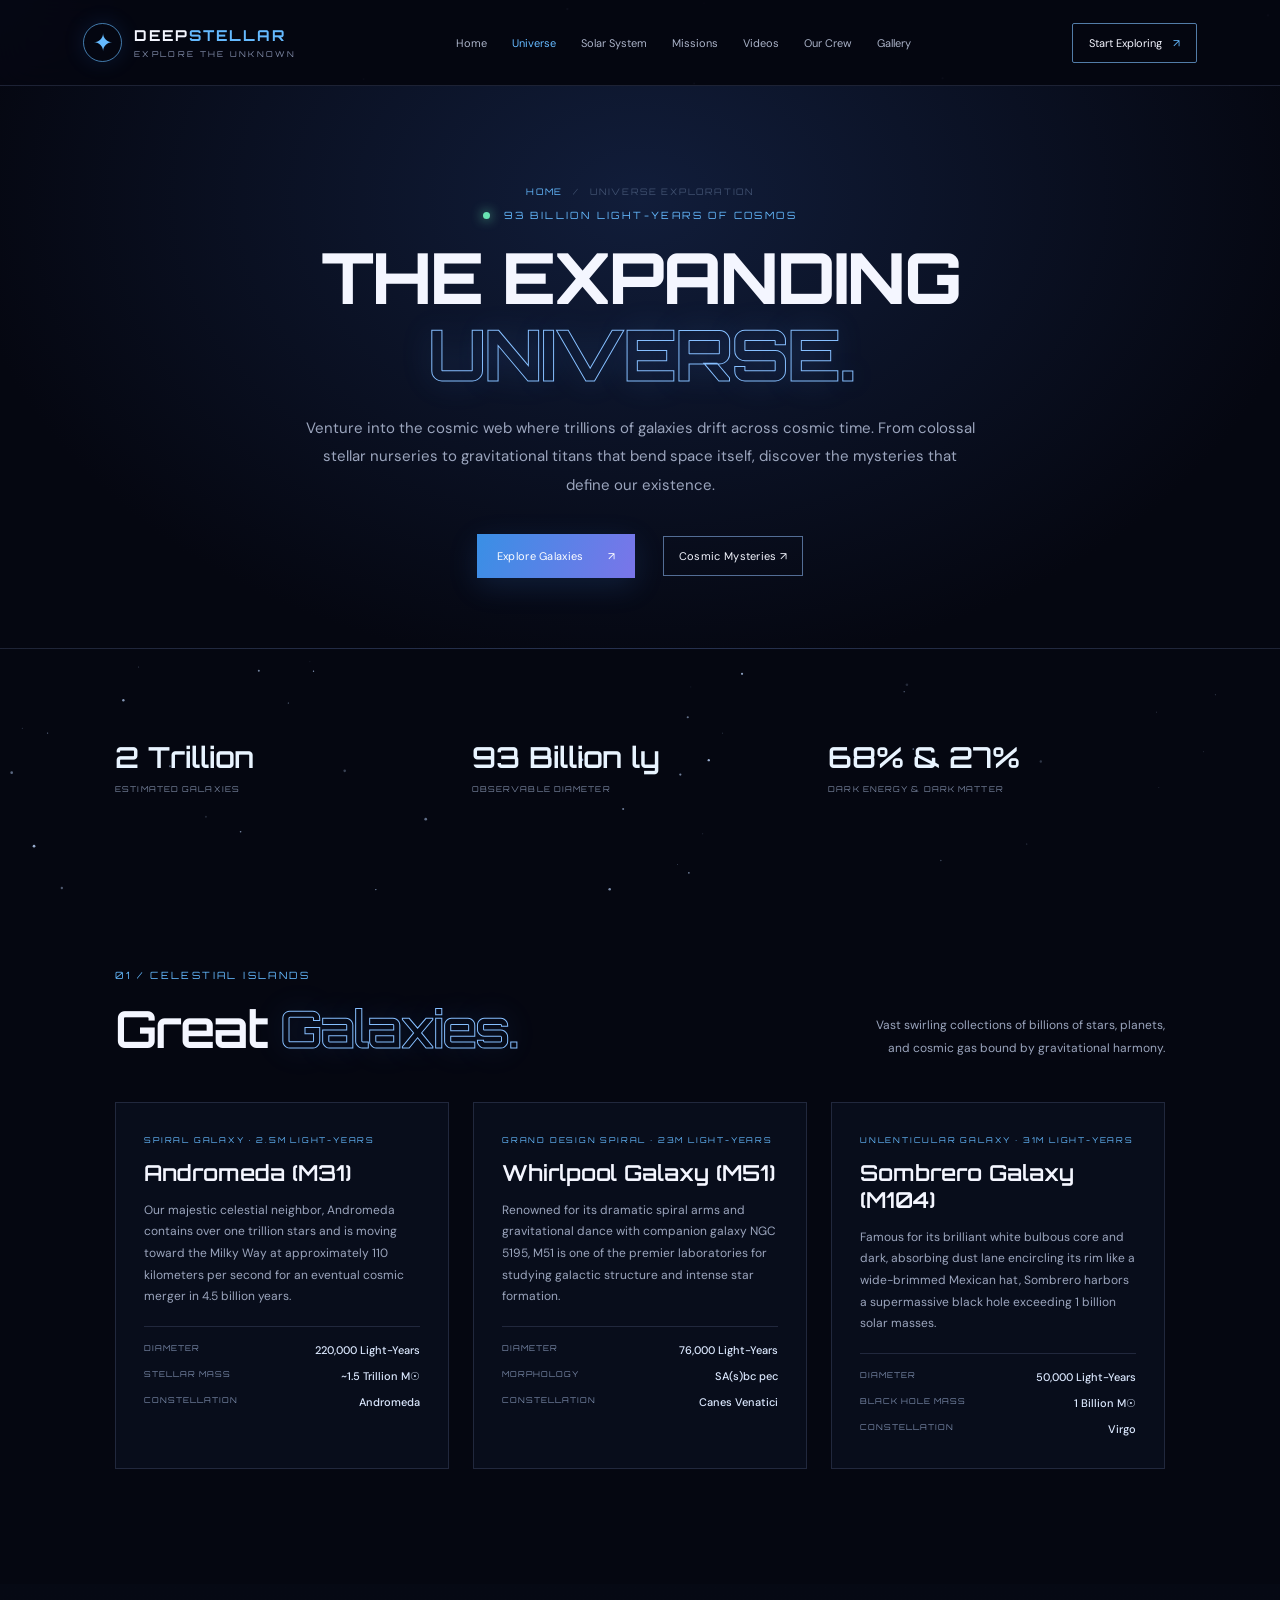
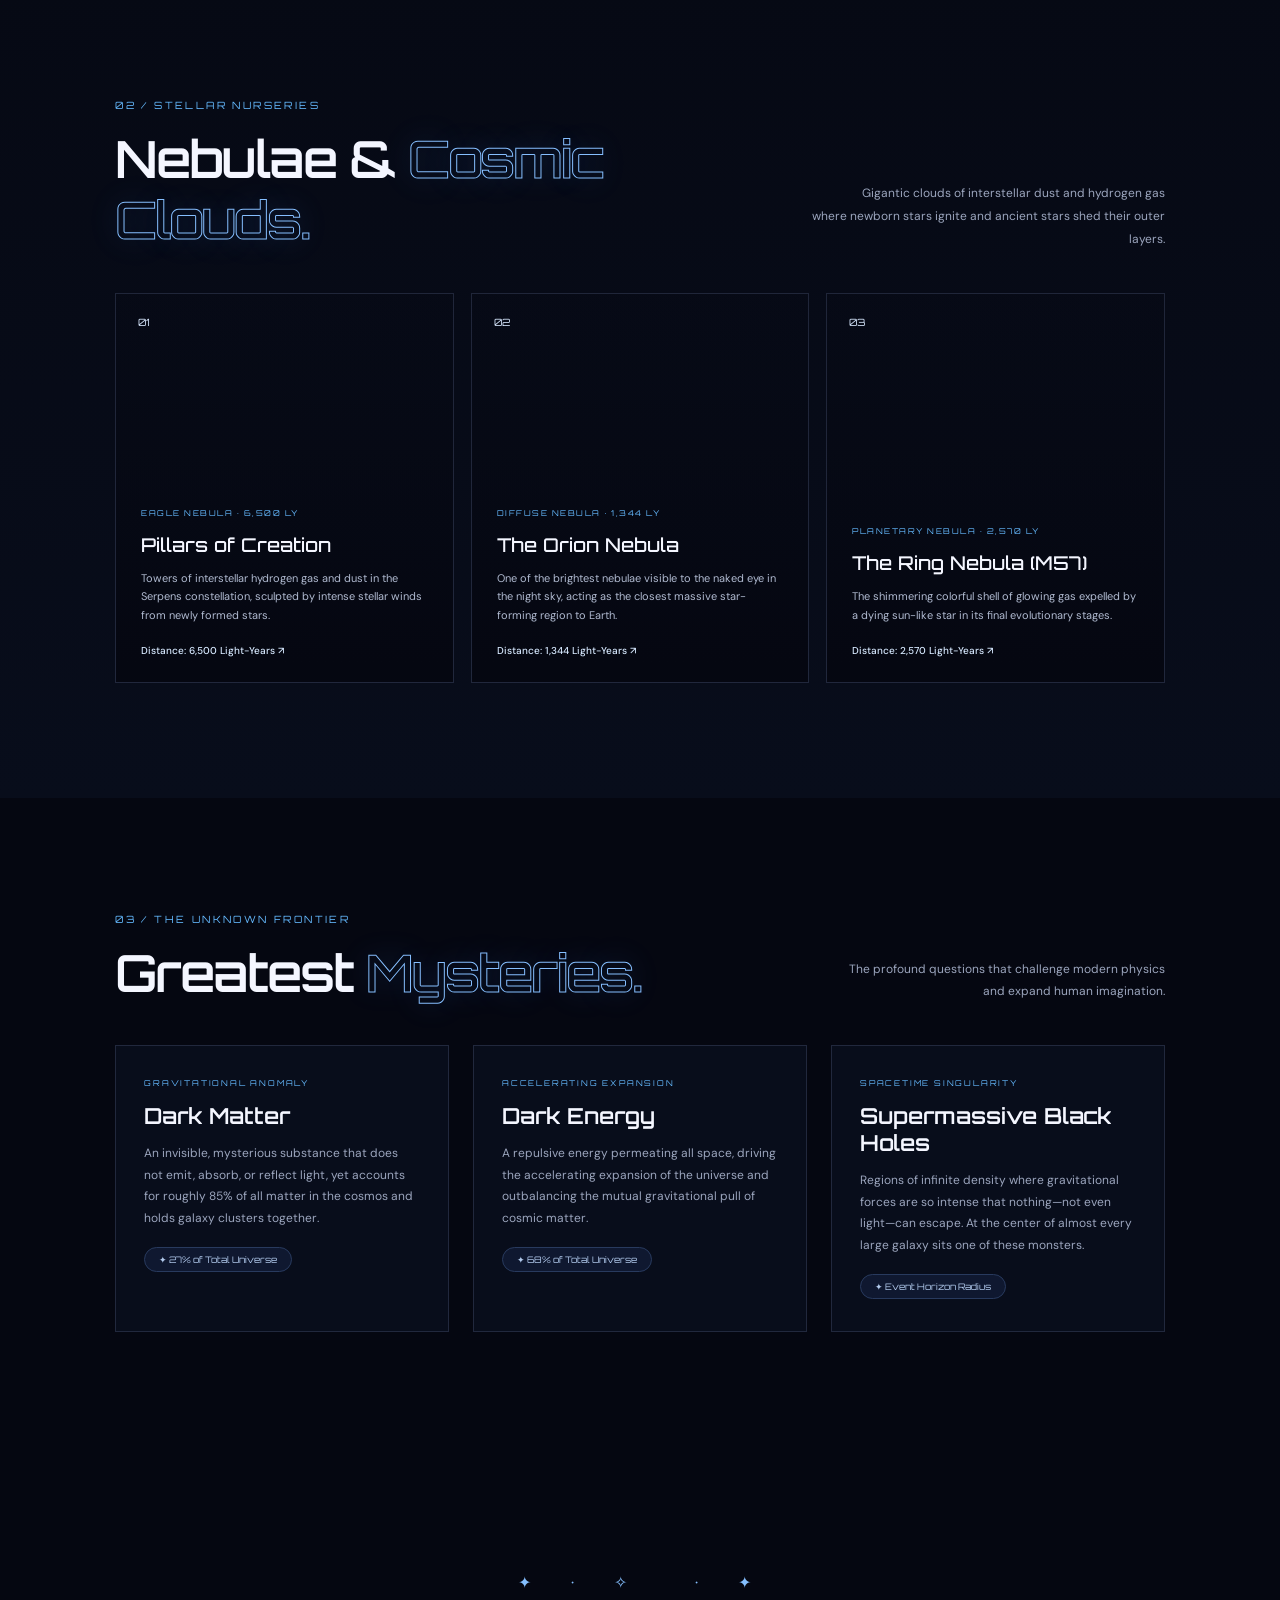
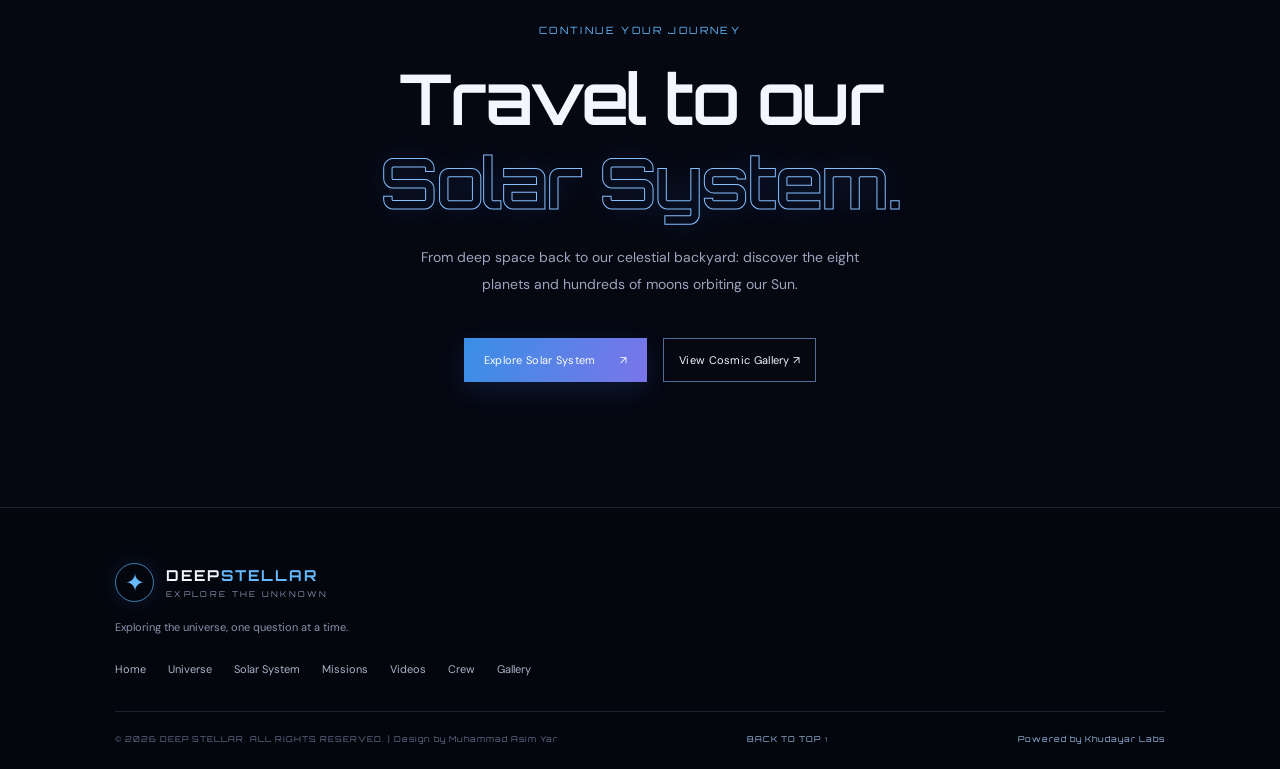
<file: universe.html>
<!DOCTYPE html>
<html lang="en">
<head>
  <meta charset="UTF-8">
  <meta name="viewport" content="width=device-width, initial-scale=1.0">
  <meta name="description" content="Explore galaxies, nebulae, cosmic mysteries, and the deep architecture of the universe with DEEP STELLAR.">
  <meta name="theme-color" content="#050711">
  <title>The Universe — Deep Space & Cosmic Wonders | DEEP STELLAR</title>
  <link rel="preconnect" href="https://fonts.googleapis.com">
  <link rel="preconnect" href="https://fonts.gstatic.com" crossorigin>
  <link href="https://fonts.googleapis.com/css2?family=DM+Sans:wght@400;500;600;700&family=Orbitron:wght@400;500;600;700;800&display=swap" rel="stylesheet">
  <link rel="stylesheet" href="css/style.css">
</head>
<body>
  <div class="loader" id="loader">
    <div class="loader-mark">DS</div><span>MAPPING DEEP SPACE</span>
    <div class="loader-line"><i></i></div>
  </div>
  <canvas id="starfield" aria-hidden="true"></canvas>
  <div class="cursor-glow" id="cursorGlow"></div>

  <header class="site-header" id="top">
    <a class="brand" href="index.html" aria-label="Deep Stellar home">
      <span class="brand-symbol"><span>✦</span></span>
      <span class="brand-name">DEEP<span>STELLAR</span><small>EXPLORE THE UNKNOWN</small></span>
    </a>
    <button class="menu-toggle" id="menuToggle" aria-label="Toggle navigation"><span></span><span></span><span></span></button>
    <nav class="main-nav" id="mainNav">
      <a href="index.html">Home</a>
      <a class="active" href="universe.html">Universe</a>
      <a href="solar-system.html">Solar System</a>
      <a href="missions.html">Missions</a>
      <a href="videos.html">Videos</a>
      <a href="crew.html">Our Crew</a>
      <a href="gallery.html">Gallery</a>
    </nav>
    <a class="header-cta" href="videos.html">Start Exploring <span>↗</span></a>
  </header>

  <main>
    <section class="page-hero">
      <div class="breadcrumb">
        <a href="index.html">HOME</a> <span>/</span> <span>UNIVERSE EXPLORATION</span>
      </div>
      <div class="eyebrow"><span class="pulse-dot"></span> 93 BILLION LIGHT-YEARS OF COSMOS</div>
      <h1>THE EXPANDING<br><em>UNIVERSE.</em></h1>
      <p class="page-hero-lead">Venture into the cosmic web where trillions of galaxies drift across cosmic time. From colossal stellar nurseries to gravitational titans that bend space itself, discover the mysteries that define our existence.</p>
      <div class="hero-actions" style="justify-content:center;">
        <a class="btn btn-primary" href="#galaxies">Explore Galaxies <span>↗</span></a>
        <a class="btn btn-outline" href="#mysteries">Cosmic Mysteries ↗</a>
      </div>
    </section>

    <!-- Cosmic Architecture Stats -->
    <section class="section" style="padding-top:60px; padding-bottom:60px;">
      <div class="stat-strip" style="margin-top:0; border-top:none;">
        <div><strong>2 Trillion</strong><span>ESTIMATED GALAXIES</span></div>
        <div><strong>93 Billion ly</strong><span>OBSERVABLE DIAMETER</span></div>
        <div><strong>68% & 27%</strong><span>DARK ENERGY & DARK MATTER</span></div>
      </div>
    </section>

    <!-- Galaxies Showcase -->
    <section class="section" id="galaxies">
      <div class="section-heading reveal">
        <div>
          <div class="section-kicker">01 / CELESTIAL ISLANDS</div>
          <h2>Great <em>Galaxies.</em></h2>
        </div>
        <p>Vast swirling collections of billions of stars, planets,<br>and cosmic gas bound by gravitational harmony.</p>
      </div>

      <div class="content-grid reveal">
        <div class="cosmic-box">
          <span class="cosmic-box-tag">SPIRAL GALAXY · 2.5M LIGHT-YEARS</span>
          <h3>Andromeda (M31)</h3>
          <p>Our majestic celestial neighbor, Andromeda contains over one trillion stars and is moving toward the Milky Way at approximately 110 kilometers per second for an eventual cosmic merger in 4.5 billion years.</p>
          <ul class="spec-list">
            <li><span>DIAMETER</span><strong>220,000 Light-Years</strong></li>
            <li><span>STELLAR MASS</span><strong>~1.5 Trillion M☉</strong></li>
            <li><span>CONSTELLATION</span><strong>Andromeda</strong></li>
          </ul>
        </div>

        <div class="cosmic-box">
          <span class="cosmic-box-tag">GRAND DESIGN SPIRAL · 23M LIGHT-YEARS</span>
          <h3>Whirlpool Galaxy (M51)</h3>
          <p>Renowned for its dramatic spiral arms and gravitational dance with companion galaxy NGC 5195, M51 is one of the premier laboratories for studying galactic structure and intense star formation.</p>
          <ul class="spec-list">
            <li><span>DIAMETER</span><strong>76,000 Light-Years</strong></li>
            <li><span>MORPHOLOGY</span><strong>SA(s)bc pec</strong></li>
            <li><span>CONSTELLATION</span><strong>Canes Venatici</strong></li>
          </ul>
        </div>

        <div class="cosmic-box">
          <span class="cosmic-box-tag">UNLENTICULAR GALAXY · 31M LIGHT-YEARS</span>
          <h3>Sombrero Galaxy (M104)</h3>
          <p>Famous for its brilliant white bulbous core and dark, absorbing dust lane encircling its rim like a wide-brimmed Mexican hat, Sombrero harbors a supermassive black hole exceeding 1 billion solar masses.</p>
          <ul class="spec-list">
            <li><span>DIAMETER</span><strong>50,000 Light-Years</strong></li>
            <li><span>BLACK HOLE MASS</span><strong>1 Billion M☉</strong></li>
            <li><span>CONSTELLATION</span><strong>Virgo</strong></li>
          </ul>
        </div>
      </div>
    </section>

    <!-- Nebulae & Stellar Birth -->
    <section class="section" style="background:linear-gradient(180deg,#060914,#080d1b);">
      <div class="section-heading reveal">
        <div>
          <div class="section-kicker">02 / STELLAR NURSERIES</div>
          <h2>Nebulae & <em>Cosmic Clouds.</em></h2>
        </div>
        <p>Gigantic clouds of interstellar dust and hydrogen gas<br>where newborn stars ignite and ancient stars shed their outer layers.</p>
      </div>

      <div class="universe-grid reveal">
        <div class="universe-card card-galaxy">
          <div class="card-number">01</div>
          <div class="card-content">
            <span>EAGLE NEBULA · 6,500 LY</span>
            <h3>Pillars of Creation</h3>
            <p>Towers of interstellar hydrogen gas and dust in the Serpens constellation, sculpted by intense stellar winds from newly formed stars.</p>
            <b>Distance: 6,500 Light-Years ↗</b>
          </div>
        </div>

        <div class="universe-card card-planets">
          <div class="card-number">02</div>
          <div class="card-content">
            <span>DIFFUSE NEBULA · 1,344 LY</span>
            <h3>The Orion Nebula</h3>
            <p>One of the brightest nebulae visible to the naked eye in the night sky, acting as the closest massive star-forming region to Earth.</p>
            <b>Distance: 1,344 Light-Years ↗</b>
          </div>
        </div>

        <div class="universe-card card-mystery">
          <div class="card-number">03</div>
          <div class="card-content">
            <span>PLANETARY NEBULA · 2,570 LY</span>
            <h3>The Ring Nebula (M57)</h3>
            <p>The shimmering colorful shell of glowing gas expelled by a dying sun-like star in its final evolutionary stages.</p>
            <b>Distance: 2,570 Light-Years ↗</b>
          </div>
        </div>
      </div>
    </section>

    <!-- Cosmic Mysteries -->
    <section class="section" id="mysteries">
      <div class="section-heading reveal">
        <div>
          <div class="section-kicker">03 / THE UNKNOWN FRONTIER</div>
          <h2>Greatest <em>Mysteries.</em></h2>
        </div>
        <p>The profound questions that challenge modern physics<br>and expand human imagination.</p>
      </div>

      <div class="content-grid reveal">
        <div class="cosmic-box">
          <span class="cosmic-box-tag">GRAVITATIONAL ANOMALY</span>
          <h3>Dark Matter</h3>
          <p>An invisible, mysterious substance that does not emit, absorb, or reflect light, yet accounts for roughly 85% of all matter in the cosmos and holds galaxy clusters together.</p>
          <div class="stat-pill">✦ 27% of Total Universe</div>
        </div>

        <div class="cosmic-box">
          <span class="cosmic-box-tag">ACCELERATING EXPANSION</span>
          <h3>Dark Energy</h3>
          <p>A repulsive energy permeating all space, driving the accelerating expansion of the universe and outbalancing the mutual gravitational pull of cosmic matter.</p>
          <div class="stat-pill">✦ 68% of Total Universe</div>
        </div>

        <div class="cosmic-box">
          <span class="cosmic-box-tag">SPACETIME SINGULARITY</span>
          <h3>Supermassive Black Holes</h3>
          <p>Regions of infinite density where gravitational forces are so intense that nothing—not even light—can escape. At the center of almost every large galaxy sits one of these monsters.</p>
          <div class="stat-pill">✦ Event Horizon Radius</div>
        </div>
      </div>
    </section>

    <!-- Navigation Hub -->
    <section class="final-cta section reveal">
      <div class="cta-stars">✦　·　✧　　·　✦</div>
      <div class="section-kicker">CONTINUE YOUR JOURNEY</div>
      <h2>Travel to our<br><em>Solar System.</em></h2>
      <p>From deep space back to our celestial backyard: discover the eight planets and hundreds of moons orbiting our Sun.</p>
      <div class="page-nav-bar">
        <a class="btn btn-primary" href="solar-system.html">Explore Solar System <span>↗</span></a>
        <a class="btn btn-outline" href="gallery.html">View Cosmic Gallery ↗</a>
      </div>
    </section>
  </main>

  <footer class="site-footer">
    <a class="brand" href="index.html">
      <span class="brand-symbol"><span>✦</span></span>
      <span class="brand-name">DEEP<span>STELLAR</span><small>EXPLORE THE UNKNOWN</small></span>
    </a>
    <p>Exploring the universe, one question at a time.</p>
    <div class="footer-links">
      <a href="index.html">Home</a>
      <a href="universe.html">Universe</a>
      <a href="solar-system.html">Solar System</a>
      <a href="missions.html">Missions</a>
      <a href="videos.html">Videos</a>
      <a href="crew.html">Crew</a>
      <a href="gallery.html">Gallery</a>
    </div>
    <div class="footer-bottom">
      <span>© <span id="year"></span> DEEP STELLAR. ALL RIGHTS RESERVED. | Design by Muhammad Asim Yar</span>
      <a href="#top">BACK TO TOP ↑</a>
      <a href="https://khudayarlabs.com/" target="_blank" rel="noopener">Powered by Khudayar Labs</a>
    </div>
  </footer>

  <script src="js/main.js"></script>
</body>
</html>
</file>
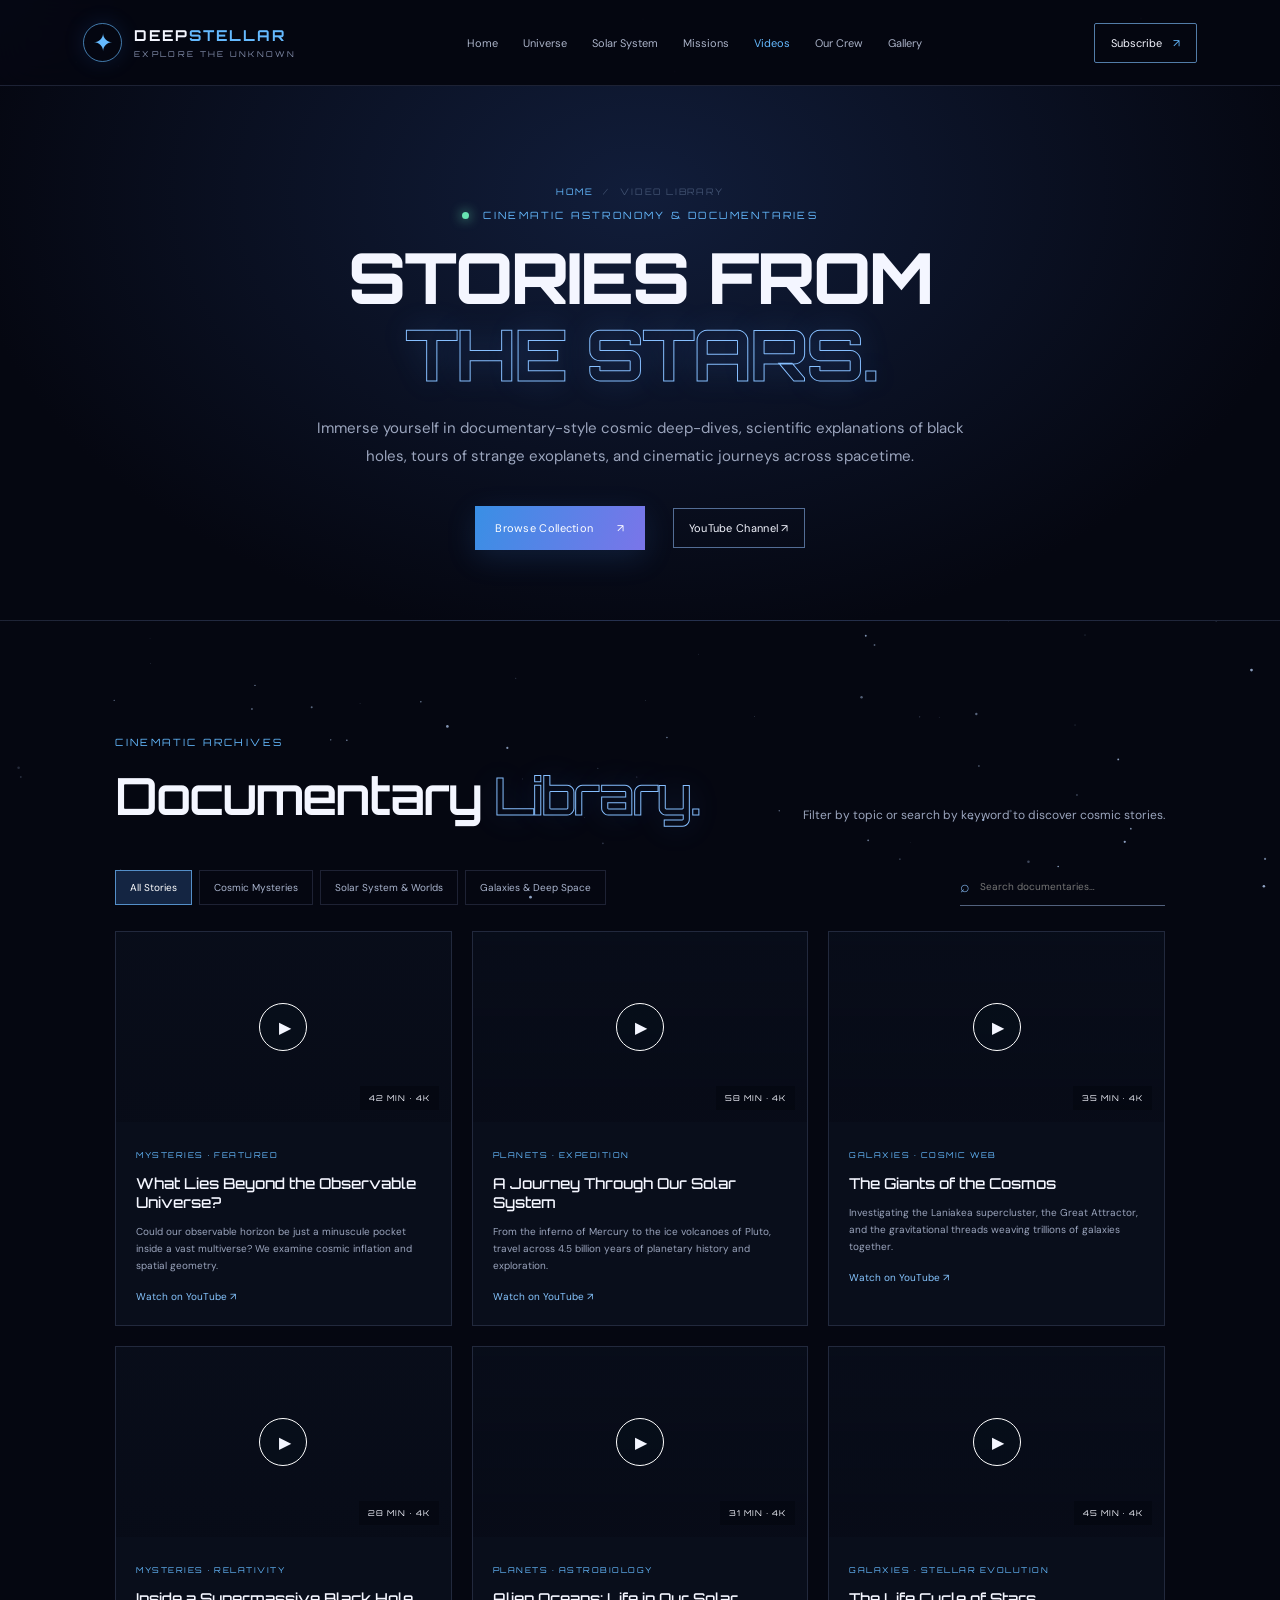
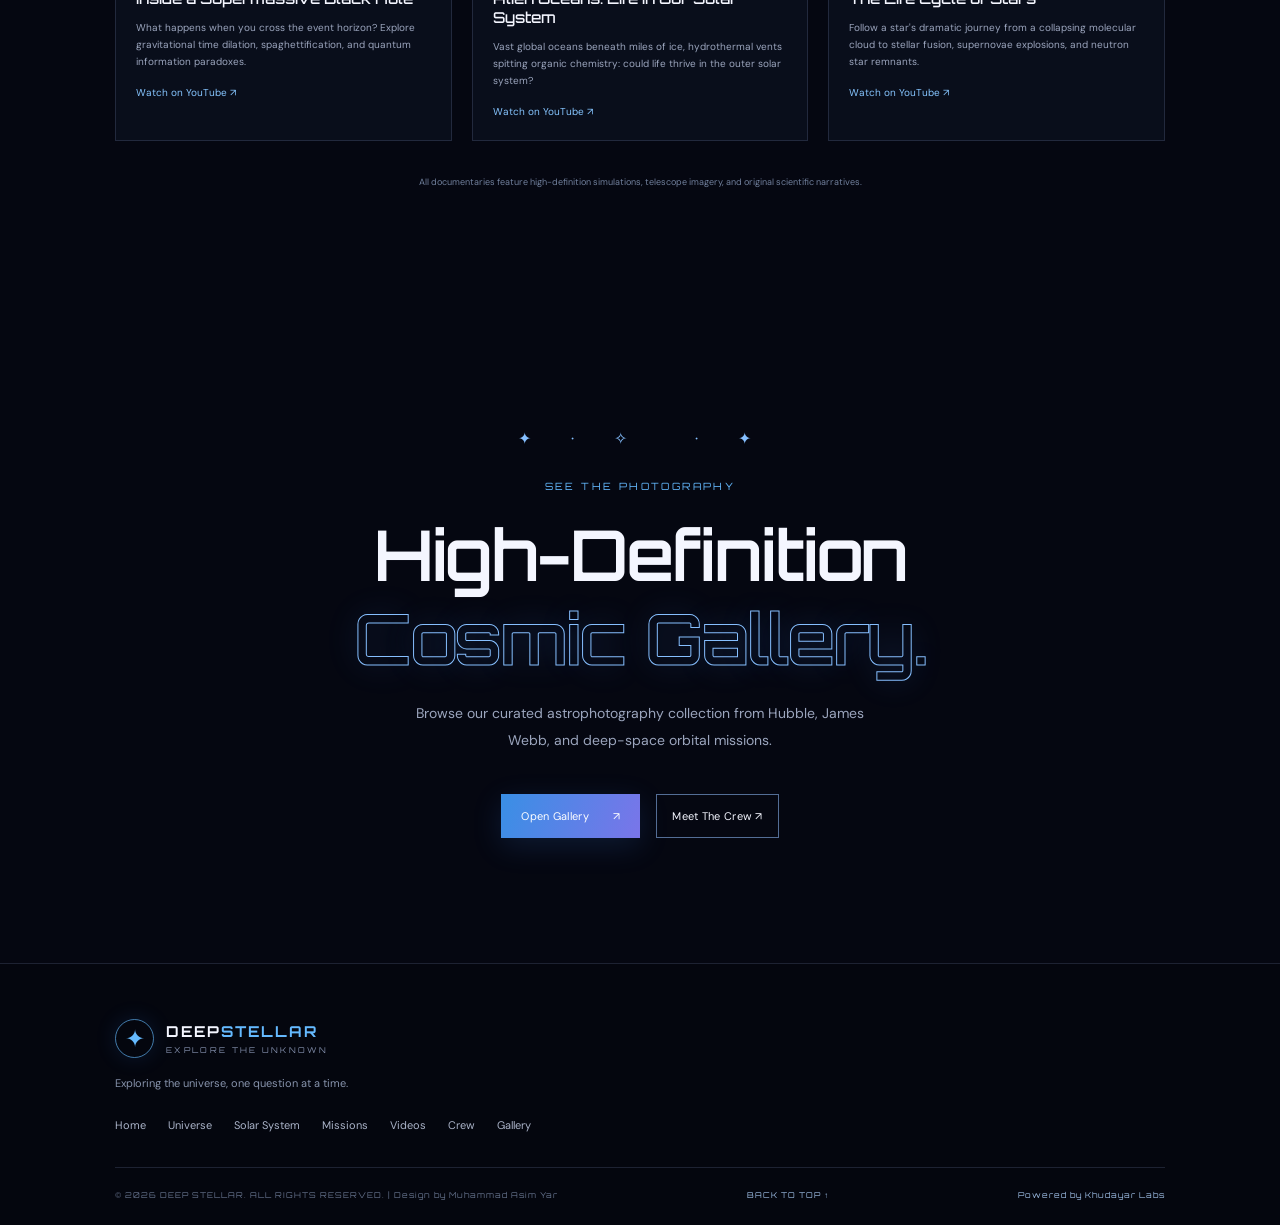
<file: videos.html>
<!DOCTYPE html>
<html lang="en">
<head>
  <meta charset="UTF-8">
  <meta name="viewport" content="width=device-width, initial-scale=1.0">
  <meta name="description" content="Watch space documentaries, planetary explorations, and cosmic mystery videos from DEEP STELLAR.">
  <meta name="theme-color" content="#050711">
  <title>Cosmic Documentaries & Video Archives | DEEP STELLAR</title>
  <link rel="preconnect" href="https://fonts.googleapis.com">
  <link rel="preconnect" href="https://fonts.gstatic.com" crossorigin>
  <link href="https://fonts.googleapis.com/css2?family=DM+Sans:wght@400;500;600;700&family=Orbitron:wght@400;500;600;700;800&display=swap" rel="stylesheet">
  <link rel="stylesheet" href="css/style.css">
</head>
<body>
  <div class="loader" id="loader">
    <div class="loader-mark">DS</div><span>STREAMING VIDEO ARCHIVES</span>
    <div class="loader-line"><i></i></div>
  </div>
  <canvas id="starfield" aria-hidden="true"></canvas>
  <div class="cursor-glow" id="cursorGlow"></div>

  <header class="site-header" id="top">
    <a class="brand" href="index.html" aria-label="Deep Stellar home">
      <span class="brand-symbol"><span>✦</span></span>
      <span class="brand-name">DEEP<span>STELLAR</span><small>EXPLORE THE UNKNOWN</small></span>
    </a>
    <button class="menu-toggle" id="menuToggle" aria-label="Toggle navigation"><span></span><span></span><span></span></button>
    <nav class="main-nav" id="mainNav">
      <a href="index.html">Home</a>
      <a href="universe.html">Universe</a>
      <a href="solar-system.html">Solar System</a>
      <a href="missions.html">Missions</a>
      <a class="active" href="videos.html">Videos</a>
      <a href="crew.html">Our Crew</a>
      <a href="gallery.html">Gallery</a>
    </nav>
    <a class="header-cta" href="https://www.youtube.com/@DeepStellar" target="_blank" rel="noopener">Subscribe <span>↗</span></a>
  </header>

  <main>
    <section class="page-hero">
      <div class="breadcrumb">
        <a href="index.html">HOME</a> <span>/</span> <span>VIDEO LIBRARY</span>
      </div>
      <div class="eyebrow"><span class="pulse-dot"></span> CINEMATIC ASTRONOMY & DOCUMENTARIES</div>
      <h1>STORIES FROM<br><em>THE STARS.</em></h1>
      <p class="page-hero-lead">Immerse yourself in documentary-style cosmic deep-dives, scientific explanations of black holes, tours of strange exoplanets, and cinematic journeys across spacetime.</p>
      <div class="hero-actions" style="justify-content:center;">
        <a class="btn btn-primary" href="#library">Browse Collection <span>↗</span></a>
        <a class="btn btn-outline" href="https://www.youtube.com/@DeepStellar" target="_blank" rel="noopener">YouTube Channel ↗</a>
      </div>
    </section>

    <!-- Video Library & Search -->
    <section class="section videos-section" id="library">
      <div class="section-heading reveal">
        <div>
          <div class="section-kicker">CINEMATIC ARCHIVES</div>
          <h2>Documentary <em>Library.</em></h2>
        </div>
        <p>Filter by topic or search by keyword to discover cosmic stories.</p>
      </div>

      <div class="video-tools reveal">
        <div class="filter-tabs" id="videoFilters">
          <button class="filter-btn active" data-filter="all">All Stories</button>
          <button class="filter-btn" data-filter="mysteries">Cosmic Mysteries</button>
          <button class="filter-btn" data-filter="planets">Solar System & Worlds</button>
          <button class="filter-btn" data-filter="galaxies">Galaxies & Deep Space</button>
        </div>
        <label class="search-box">
          <span>⌕</span>
          <input type="search" id="videoSearch" placeholder="Search documentaries…" aria-label="Search documentaries">
        </label>
      </div>

      <div class="video-grid" id="videoGrid">
        <article class="video-card reveal" data-category="mysteries" data-title="What Lies Beyond the Observable Universe">
          <a class="video-thumb thumb-one" href="https://www.youtube.com/@DeepStellar" target="_blank" rel="noopener">
            <span class="video-play">▶</span>
            <span class="video-duration">42 MIN · 4K</span>
          </a>
          <div class="video-meta">
            <span>MYSTERIES · FEATURED</span>
            <h3>What Lies Beyond the Observable Universe?</h3>
            <p>Could our observable horizon be just a minuscule pocket inside a vast multiverse? We examine cosmic inflation and spatial geometry.</p>
            <a href="https://www.youtube.com/@DeepStellar" target="_blank" rel="noopener">Watch on YouTube ↗</a>
          </div>
        </article>

        <article class="video-card reveal" data-category="planets" data-title="A Journey Through Our Solar System">
          <a class="video-thumb thumb-two" href="https://www.youtube.com/@DeepStellar" target="_blank" rel="noopener">
            <span class="video-play">▶</span>
            <span class="video-duration">58 MIN · 4K</span>
          </a>
          <div class="video-meta">
            <span>PLANETS · EXPEDITION</span>
            <h3>A Journey Through Our Solar System</h3>
            <p>From the inferno of Mercury to the ice volcanoes of Pluto, travel across 4.5 billion years of planetary history and exploration.</p>
            <a href="https://www.youtube.com/@DeepStellar" target="_blank" rel="noopener">Watch on YouTube ↗</a>
          </div>
        </article>

        <article class="video-card reveal" data-category="galaxies" data-title="The Giants of the Cosmos Superclusters">
          <a class="video-thumb thumb-three" href="https://www.youtube.com/@DeepStellar" target="_blank" rel="noopener">
            <span class="video-play">▶</span>
            <span class="video-duration">35 MIN · 4K</span>
          </a>
          <div class="video-meta">
            <span>GALAXIES · COSMIC WEB</span>
            <h3>The Giants of the Cosmos</h3>
            <p>Investigating the Laniakea supercluster, the Great Attractor, and the gravitational threads weaving trillions of galaxies together.</p>
            <a href="https://www.youtube.com/@DeepStellar" target="_blank" rel="noopener">Watch on YouTube ↗</a>
          </div>
        </article>

        <article class="video-card reveal" data-category="mysteries" data-title="Inside a Supermassive Black Hole Event Horizon">
          <a class="video-thumb thumb-one" href="https://www.youtube.com/@DeepStellar" target="_blank" rel="noopener">
            <span class="video-play">▶</span>
            <span class="video-duration">28 MIN · 4K</span>
          </a>
          <div class="video-meta">
            <span>MYSTERIES · RELATIVITY</span>
            <h3>Inside a Supermassive Black Hole</h3>
            <p>What happens when you cross the event horizon? Explore gravitational time dilation, spaghettification, and quantum information paradoxes.</p>
            <a href="https://www.youtube.com/@DeepStellar" target="_blank" rel="noopener">Watch on YouTube ↗</a>
          </div>
        </article>

        <article class="video-card reveal" data-category="planets" data-title="Ocean Worlds of Europa and Enceladus">
          <a class="video-thumb thumb-two" href="https://www.youtube.com/@DeepStellar" target="_blank" rel="noopener">
            <span class="video-play">▶</span>
            <span class="video-duration">31 MIN · 4K</span>
          </a>
          <div class="video-meta">
            <span>PLANETS · ASTROBIOLOGY</span>
            <h3>Alien Oceans: Life in Our Solar System</h3>
            <p>Vast global oceans beneath miles of ice, hydrothermal vents spitting organic chemistry: could life thrive in the outer solar system?</p>
            <a href="https://www.youtube.com/@DeepStellar" target="_blank" rel="noopener">Watch on YouTube ↗</a>
          </div>
        </article>

        <article class="video-card reveal" data-category="galaxies" data-title="The Birth and Death of Stars Nebulae">
          <a class="video-thumb thumb-three" href="https://www.youtube.com/@DeepStellar" target="_blank" rel="noopener">
            <span class="video-play">▶</span>
            <span class="video-duration">45 MIN · 4K</span>
          </a>
          <div class="video-meta">
            <span>GALAXIES · STELLAR EVOLUTION</span>
            <h3>The Life Cycle of Stars</h3>
            <p>Follow a star's dramatic journey from a collapsing molecular cloud to stellar fusion, supernovae explosions, and neutron star remnants.</p>
            <a href="https://www.youtube.com/@DeepStellar" target="_blank" rel="noopener">Watch on YouTube ↗</a>
          </div>
        </article>
      </div>

      <p class="video-note" style="text-align:center; margin-top:35px;">
        All documentaries feature high-definition simulations, telescope imagery, and original scientific narratives.
      </p>
    </section>

    <!-- Next Section CTA -->
    <section class="final-cta section reveal">
      <div class="cta-stars">✦　·　✧　　·　✦</div>
      <div class="section-kicker">SEE THE PHOTOGRAPHY</div>
      <h2>High-Definition<br><em>Cosmic Gallery.</em></h2>
      <p>Browse our curated astrophotography collection from Hubble, James Webb, and deep-space orbital missions.</p>
      <div class="page-nav-bar">
        <a class="btn btn-primary" href="gallery.html">Open Gallery <span>↗</span></a>
        <a class="btn btn-outline" href="crew.html">Meet The Crew ↗</a>
      </div>
    </section>
  </main>

  <footer class="site-footer">
    <a class="brand" href="index.html">
      <span class="brand-symbol"><span>✦</span></span>
      <span class="brand-name">DEEP<span>STELLAR</span><small>EXPLORE THE UNKNOWN</small></span>
    </a>
    <p>Exploring the universe, one question at a time.</p>
    <div class="footer-links">
      <a href="index.html">Home</a>
      <a href="universe.html">Universe</a>
      <a href="solar-system.html">Solar System</a>
      <a href="missions.html">Missions</a>
      <a href="videos.html">Videos</a>
      <a href="crew.html">Crew</a>
      <a href="gallery.html">Gallery</a>
    </div>
    <div class="footer-bottom">
      <span>© <span id="year"></span> DEEP STELLAR. ALL RIGHTS RESERVED. | Design by Muhammad Asim Yar</span>
      <a href="#top">BACK TO TOP ↑</a>
      <a href="https://khudayarlabs.com/" target="_blank" rel="noopener">Powered by Khudayar Labs</a>
    </div>
  </footer>

  <script src="js/main.js"></script>
</body>
</html>
</file>
<file: css/style.css>
@import url('https://fonts.googleapis.com/css2?family=DM+Sans:wght@400;500;600;700&family=Orbitron:wght@400;500;600;700;800&display=swap');
:root{--bg:#050711;--panel:#0b1020;--text:#f4f6ff;--muted:#9ba5bd;--blue:#65baff;--purple:#a58bff;--line:rgba(173,195,255,.15);--font:'DM Sans',sans-serif;--display:'Orbitron',sans-serif}
*{box-sizing:border-box;margin:0;padding:0}html{scroll-behavior:smooth;scroll-padding-top:90px}body{background:var(--bg);color:var(--text);font-family:var(--font);overflow-x:hidden}a{color:inherit;text-decoration:none}button,input{font:inherit}#starfield{position:fixed;inset:0;width:100%;height:100%;z-index:-2;pointer-events:none}.cursor-glow{position:fixed;width:260px;height:260px;border-radius:50%;background:radial-gradient(circle,rgba(75,136,255,.08),transparent 68%);pointer-events:none;z-index:-1;transform:translate(-50%,-50%)}.loader{position:fixed;inset:0;background:#050711;z-index:1000;display:flex;align-items:center;justify-content:center;flex-direction:column;gap:18px;transition:opacity .7s,visibility .7s}.loader.done{opacity:0;visibility:hidden}.loader-mark{font:700 38px var(--display);color:var(--blue);text-shadow:0 0 30px #368cff}.loader span,.loader-line{font:10px var(--display);letter-spacing:3px;color:#8490ad}.loader-line{width:170px;height:2px;background:#202943;overflow:hidden}.loader-line i{display:block;height:100%;width:40%;background:var(--blue);animation:load 1.4s infinite}@keyframes load{to{transform:translateX(260%)}}.site-header{height:86px;padding:0 6.5%;display:flex;align-items:center;justify-content:space-between;border-bottom:1px solid var(--line);position:sticky;top:0;z-index:50;background:rgba(5,7,17,.83);backdrop-filter:blur(18px)}.brand{display:flex;align-items:center;gap:12px}.brand-symbol{width:39px;height:39px;border:1px solid rgba(101,186,255,.65);border-radius:50%;display:grid;place-items:center;color:var(--blue);font-size:24px;box-shadow:0 0 22px #398cff22;animation:logoPulse 4s infinite}.brand-name{font:700 15px var(--display);letter-spacing:2px}.brand-name>span{color:var(--blue)}.brand-name small{display:block;font:8px var(--display);letter-spacing:2.3px;color:#8490ad;margin-top:4px}.main-nav{display:flex;gap:25px}.main-nav a,.footer-links a{font-size:11px;color:#aab3c8;transition:.25s}.main-nav a:hover,.main-nav a.active,.footer-links a:hover{color:var(--blue)}.header-cta{font-size:11px;border:1px solid #527ca8;padding:12px 16px;border-radius:2px}.header-cta span{color:var(--blue);margin-left:8px}.menu-toggle{display:none;background:none;border:0}.section{padding:115px 9%;position:relative}.hero{min-height:690px;display:grid;grid-template-columns:1fr 1fr;align-items:center;padding-top:70px;padding-bottom:110px;overflow:hidden}.hero-copy{z-index:2}.eyebrow,.section-kicker,.panel-label,.mission-status{font:10px var(--display);letter-spacing:2.4px;color:var(--blue)}.pulse-dot,.live-indicator{display:inline-block;width:7px;height:7px;background:#68e3b2;border-radius:50%;margin-right:9px;box-shadow:0 0 12px #68e3b2}.hero h1{font:800 clamp(56px,7vw,100px)/1.05 var(--display);letter-spacing:-5px;margin:25px 0}.hero h1 em,h2 em,.mission-info h3 em{font-style:normal;color:transparent;-webkit-text-stroke:1px #86bfff;text-shadow:0 0 32px #519cff28}.hero-lead{max-width:440px;color:#aab3c8;font-size:15px;line-height:1.9}.hero-actions{display:flex;align-items:center;gap:28px;margin-top:35px}.btn{display:inline-flex;align-items:center;gap:24px;padding:15px 20px;font-size:11px;letter-spacing:.3px;transition:.3s}.btn-primary{background:linear-gradient(110deg,#398fe5,#7a75e9);color:white;box-shadow:0 8px 30px #448eff25}.btn-primary:hover{transform:translateY(-3px);box-shadow:0 12px 35px #448eff50}.text-link{font-size:11px;color:#c2cbe0}.play-icon{display:inline-grid;place-items:center;width:28px;height:28px;border:1px solid #65738f;border-radius:50%;font-size:9px;margin-right:8px}.hero-meta{display:flex;gap:38px;margin-top:65px}.hero-meta div{display:flex;flex-direction:column;gap:8px}.hero-meta strong{font:600 25px var(--display);color:#eaf4ff}.hero-meta span{font:8px var(--display);letter-spacing:1.3px;color:#78849e}.hero-art{height:490px;position:relative;display:grid;place-items:center}.hero-planet{width:min(34vw,330px);aspect-ratio:1;border-radius:50%;background:radial-gradient(circle at 30% 25%,#d4d8ff 0,#747bc0 13%,#293d72 39%,#111b39 68%,#050711 75%);box-shadow:inset -35px -20px 60px #02040e,0 0 80px #567cff35;position:absolute;top:55px;right:8%}.hero-planet:after{content:"";position:absolute;inset:-20px;border-radius:50%;border:1px solid #93aaff20;filter:blur(2px)}.hero-orbit{position:absolute;border:1px solid #93aaff30;border-radius:50%;transform:rotate(-23deg)}.orbit-a{width:440px;height:180px}.orbit-b{width:520px;height:230px;transform:rotate(35deg)}.hero-moon{position:absolute;width:48px;height:48px;border-radius:50%;background:radial-gradient(circle at 30% 25%,#e5e7f0,#737c9d 65%,#171e33);right:12%;top:60px;box-shadow:0 0 25px #b3c8ff44}.hero-astronaut{position:absolute;width:145px;height:250px;left:12%;bottom:15px;transform:rotate(-17deg);filter:drop-shadow(0 12px 25px #000)}.astronaut-helmet{position:absolute;width:110px;height:110px;border-radius:48% 48% 42% 42%;background:linear-gradient(130deg,#e7f1ff,#8c9db7 45%,#34435e 70%);left:18px;top:0;z-index:2;padding:12px}.helmet-glass{height:100%;border-radius:50%;background:linear-gradient(140deg,#a9d5ff,#172b55 50%,#080e21);border:5px solid #d2dff0;box-shadow:inset 0 0 20px #8fcfff88}.astronaut-body{position:absolute;left:24px;top:90px;width:100px;height:145px;border-radius:36px 36px 18px 18px;background:linear-gradient(90deg,#7789a7,#e5ecf6 48%,#8797b1);transform:perspective(80px) rotateX(-5deg)}.astronaut-pack{position:absolute;left:0;top:112px;width:34px;height:90px;border-radius:9px;background:#566681;border:5px solid #aebbd0}.floating-label{position:absolute;font:9px var(--display);letter-spacing:1.7px;color:#b9c9e8}.label-one{right:0;bottom:85px}.label-two{left:0;top:45px;color:#7d8ca9}.tiny-star{color:var(--blue);font-size:17px;margin-right:8px}.hero-coordinate{position:absolute;right:0;bottom:10px;font:8px/1.8 var(--display);letter-spacing:1px;color:#697997}.scroll-cue{position:absolute;bottom:28px;left:9%;font:8px var(--display);letter-spacing:2px;color:#78849e;display:flex;align-items:center;gap:12px}.scroll-cue span{height:35px;width:1px;background:linear-gradient(var(--blue),transparent)}.intro{border-top:1px solid var(--line);border-bottom:1px solid var(--line)}.intro-grid{display:grid;grid-template-columns:1fr 1fr;gap:60px;margin-top:28px}.intro h2,.section-heading h2,.crew-copy h2,.final-cta h2{font:600 clamp(34px,4vw,55px)/1.2 var(--display);letter-spacing:-2px}.intro-grid p,.section-heading>p,.crew-copy>p,.final-cta>p{font-size:14px;line-height:1.9;color:var(--muted);max-width:470px}.under-link{display:inline-block;margin-top:24px;font-size:11px;color:#dceaff;border-bottom:1px solid #5d9cdb;padding-bottom:8px}.under-link span{color:var(--blue);margin-left:15px}.stat-strip{display:grid;grid-template-columns:repeat(3,1fr);gap:20px;margin-top:80px;padding-top:30px;border-top:1px solid var(--line)}.stat-strip div{display:flex;flex-direction:column;gap:9px}.stat-strip strong{font:600 29px var(--display);color:#e9f4ff}.stat-strip span{font:8px var(--display);letter-spacing:1.1px;color:#78849e}.section-heading{display:flex;align-items:end;justify-content:space-between;margin-bottom:42px;gap:30px}.section-heading h2{margin-top:17px}.section-heading>p{text-align:right;font-size:12px}.universe-grid{display:grid;grid-template-columns:repeat(3,1fr);gap:17px}.universe-card{height:390px;position:relative;overflow:hidden;border:1px solid var(--line);background-size:cover;background-position:center;transition:.4s}.universe-card:before{content:"";position:absolute;inset:0;background:linear-gradient(0deg,#050711 5%,rgba(5,7,17,.12) 100%);transition:.4s}.universe-card:hover{transform:translateY(-8px);border-color:#609bdf77}.universe-card:hover:before{background:linear-gradient(0deg,#050711 5%,rgba(5,7,17,.02) 100%)}.card-galaxy{background-image:url('https://images.unsplash.com/photo-1462331940025-496dfbfc7564?auto=format&fit=crop&w=900&q=85')}.card-planets{background-image:url('https://images.unsplash.com/photo-1614730321146-b6fa6a46bcb4?auto=format&fit=crop&w=900&q=85')}.card-mystery{background-image:url('https://images.unsplash.com/photo-1464802686167-b939a6910659?auto=format&fit=crop&w=900&q=85')}.card-number{position:absolute;top:22px;left:22px;font:10px var(--display);color:#d9e9ff}.card-content{position:absolute;bottom:25px;left:25px;right:25px}.card-content>span,.video-meta>span{font:8px var(--display);letter-spacing:1.5px;color:var(--blue)}.card-content h3{font:500 19px var(--display);margin:12px 0}.card-content p{font-size:11px;color:#b0bad0;line-height:1.7}.card-content b{display:block;font-size:10px;font-weight:500;margin-top:19px;color:#d7e9ff}.solar-section{background:linear-gradient(180deg,#080d1b,#050711)}.solar-layout{display:grid;grid-template-columns:1.5fr .75fr;min-height:500px;border:1px solid var(--line);background:#070b17}.solar-canvas-wrap{min-height:500px;position:relative;overflow:hidden;background:radial-gradient(ellipse at center,#101d39,#050711 72%)}#solarCanvas{position:absolute;inset:0}#solarCanvas canvas{width:100%;height:100%;display:block}.solar-hint{position:absolute;bottom:18px;left:20px;font:8px var(--display);letter-spacing:1.4px;color:#7787a7;pointer-events:none}.solar-loading{position:absolute;top:50%;left:50%;transform:translate(-50%,-50%);font:10px var(--display);color:#8abfff;letter-spacing:1px;pointer-events:none}.planet-panel{padding:35px 30px;border-left:1px solid var(--line);display:flex;flex-direction:column;justify-content:center}.panel-label{font-size:8px;line-height:1.8}.planet-symbol{font-size:43px;color:#ffc76e;margin:24px 0 8px}.planet-panel h3{font:600 26px var(--display)}.planet-panel>p{font-size:11px;line-height:1.8;color:var(--muted);margin:14px 0 23px}.planet-facts{border-top:1px solid var(--line);border-bottom:1px solid var(--line);padding:17px 0;display:grid;gap:14px}.planet-facts div{display:flex;justify-content:space-between;gap:10px}.planet-facts span{font:8px var(--display);letter-spacing:1px;color:#7787a7}.planet-facts b{font-size:10px;font-weight:500;text-align:right}.planet-selector{display:flex;flex-wrap:wrap;gap:7px;margin-top:22px}.planet-selector button{width:28px;height:28px;border-radius:50%;border:1px solid #43516d;background:#101a30;color:#c8d7f0;font-size:10px;cursor:pointer;transition:.2s}.planet-selector button.active,.planet-selector button:hover{background:#5b9fe0;color:#fff;border-color:#8bc8ff;box-shadow:0 0 15px #5b9fe055}.mission-dashboard{border:1px solid #304365;background:linear-gradient(120deg,#0c1427,#080d1b);padding:22px 28px}.dashboard-top,.dashboard-bottom{display:flex;justify-content:space-between;align-items:center;font:8px var(--display);letter-spacing:1.3px;color:#8493b1}.dashboard-top span:last-child{color:#5c6c8a}.dashboard-main{display:grid;grid-template-columns:1fr 1fr;align-items:center;gap:40px;padding:40px 0}.mission-visual{min-height:270px;display:grid;place-items:center;position:relative;background:radial-gradient(circle,#15284b,#080e1d 65%,transparent 66%)}.radar{width:240px;height:240px;border:1px solid #4a79aa66;border-radius:50%;position:relative;display:grid;place-items:center;background:repeating-radial-gradient(circle,transparent 0 39px,#548bc522 40px 41px)}.radar:before,.radar:after{content:"";position:absolute;background:#548bc533}.radar:before{height:1px;width:100%}.radar:after{width:1px;height:100%}.radar i{position:absolute;inset:25%;border:1px solid #6daaff55;border-radius:50%}.radar i:nth-child(2){inset:12%}.radar i:nth-child(3){inset:37%}.radar b{font-size:34px;color:#a9d5ff;text-shadow:0 0 20px #61adff}.radar-caption{position:absolute;bottom:-27px;font:8px var(--display);letter-spacing:2px;color:#7385a7}.mission-info h3{font:600 35px/1.3 var(--display);margin:14px 0}.mission-info>p{font-size:11px;line-height:1.8;color:var(--muted);max-width:390px}.mission-progress{margin:25px 0}.mission-progress>div{display:flex;justify-content:space-between;font:8px var(--display);color:#8796b2;margin-bottom:9px}.mission-progress>i{display:block;height:3px;background:#27344d}.mission-progress>i b{display:block;width:68%;height:100%;background:linear-gradient(90deg,#438ee8,#9c8cff)}.btn-outline{border:1px solid #536d95;padding:12px 15px}.btn-outline:hover{border-color:var(--blue);background:#172b48}.dashboard-bottom{border-top:1px solid var(--line);padding-top:20px;justify-content:flex-start;gap:70px}.dashboard-bottom div{display:grid;gap:8px}.dashboard-bottom b{font:10px var(--font);letter-spacing:0;color:#d5e1f6}.status-active{color:#68d9ad!important}.timeline{display:grid;grid-template-columns:repeat(3,1fr);gap:20px;margin-top:27px}.timeline-item{display:flex;gap:15px;padding:18px;border-top:1px solid var(--line)}.timeline-item>span{font:13px var(--display);color:var(--blue)}.timeline-item b{font-size:12px}.timeline-item p{font-size:10px;color:var(--muted);margin-top:7px}.video-tools{display:flex;align-items:center;justify-content:space-between;margin-bottom:25px;gap:20px}.filter-tabs{display:flex;gap:7px;flex-wrap:wrap}.filter-btn{border:1px solid var(--line);background:transparent;color:#aab5ce;padding:10px 14px;font-size:10px;cursor:pointer}.filter-btn.active,.filter-btn:hover{background:#142542;border-color:#548fc9;color:#fff}.search-box{display:flex;align-items:center;gap:10px;border-bottom:1px solid #52617d;padding:8px 0;color:#7daee4}.search-box input{width:185px;background:none;border:0;outline:0;color:white;font-size:10px}.video-grid{display:grid;grid-template-columns:repeat(3,1fr);gap:20px}.video-card{border:1px solid var(--line);background:#090e1b;transition:.3s}.video-card:hover{transform:translateY(-5px);border-color:#538dc766}.video-card.hidden{display:none}.video-thumb{height:190px;display:grid;place-items:center;position:relative;background-size:cover;background-position:center}.thumb-one{background-image:linear-gradient(#05071122,#05071155),url('https://images.unsplash.com/photo-1462331940025-496dfbfc7564?auto=format&fit=crop&w=900&q=85')}.thumb-two{background-image:linear-gradient(#05071122,#05071155),url('https://images.unsplash.com/photo-1614730321146-b6fa6a46bcb4?auto=format&fit=crop&w=900&q=85')}.thumb-three{background-image:linear-gradient(#05071122,#05071155),url('https://images.unsplash.com/photo-1464802686167-b939a6910659?auto=format&fit=crop&w=900&q=85')}.video-play{width:48px;height:48px;border:1px solid #fff;border-radius:50%;display:grid;place-items:center;background:#07101c88;padding-left:3px}.video-duration{position:absolute;right:12px;bottom:12px;font:8px var(--display);letter-spacing:1px;background:#050711bb;padding:7px 9px}.video-meta{padding:20px}.video-meta h3{font:500 15px var(--display);margin:11px 0}.video-meta p{font-size:10px;color:var(--muted);line-height:1.7;min-height:35px}.video-meta>a{display:inline-block;margin-top:16px;font-size:10px;color:#86c5ff}.video-note{font-size:9px;color:#71809d;margin-top:20px}.crew-section{display:grid;grid-template-columns:.9fr 1.1fr;align-items:center;gap:100px;background:linear-gradient(90deg,#080e1d,#050711)}.crew-portrait{height:460px;position:relative;display:grid;place-items:center;background:radial-gradient(circle,#172b4c,#070b17 66%);overflow:hidden}.portrait-orbit{position:absolute;width:370px;height:140px;border:1px solid #8db9ef66;border-radius:50%;transform:rotate(-25deg)}.portrait-astronaut{width:190px;height:330px;position:relative;filter:drop-shadow(0 15px 30px #000)}.portrait-astronaut:before{content:"";position:absolute;top:0;left:25px;width:145px;height:145px;border-radius:50%;background:linear-gradient(130deg,#e5f0ff,#657b9c 50%,#253651);padding:10px;box-shadow:inset -10px -10px 20px #27344c}.portrait-visor{position:absolute;z-index:2;top:20px;left:44px;width:108px;height:105px;border-radius:50%;background:linear-gradient(140deg,#b5e3ff,#1c3967 55%,#070c1b);border:6px solid #b7c7da}.portrait-astronaut:after{content:"";position:absolute;top:132px;left:15px;width:165px;height:190px;border-radius:45px 45px 18px 18px;background:linear-gradient(90deg,#697d9d,#e0e9f5 48%,#7185a3)}.portrait-tag{position:absolute;bottom:20px;left:20px;font:8px var(--display);letter-spacing:2px;color:#86bfff}.crew-copy h2{margin:18px 0}.crew-subtitle{font:14px var(--display);color:#d5e7ff!important;margin-bottom:18px}.crew-copy>p:not(.crew-subtitle){font-size:12px}.crew-credentials{display:flex;gap:28px;border-top:1px solid var(--line);padding-top:22px;margin-top:28px}.crew-credentials div{display:grid;gap:8px}.crew-credentials span{font:8px var(--display);color:#7586a4;letter-spacing:1px}.crew-credentials b{font:9px var(--display);color:#d4e7ff}.gallery-grid{display:grid;grid-template-columns:1.25fr .8fr .8fr;grid-template-rows:190px 190px;gap:14px}.gallery-item{position:relative;background-size:cover;background-position:center;overflow:hidden;border:1px solid var(--line);transition:.3s}.gallery-item:hover{filter:brightness(1.2);transform:scale(1.01)}.gallery-item:after{content:"";position:absolute;inset:0;background:linear-gradient(0deg,#05071199,transparent 50%)}.gallery-item span{position:absolute;z-index:1;bottom:15px;left:17px;font:8px var(--display);letter-spacing:1.5px}.gallery-large{grid-row:span 2;background-image:url('https://images.unsplash.com/photo-1462331940025-496dfbfc7564?auto=format&fit=crop&w=1200&q=85')}.gallery-tall{grid-row:span 2;background-image:url('https://images.unsplash.com/photo-1614730321146-b6fa6a46bcb4?auto=format&fit=crop&w=900&q=85')}.gallery-wide{background-image:url('https://images.unsplash.com/photo-1446776811953-b23d57bd21aa?auto=format&fit=crop&w=900&q=85')}.gallery-small{background-image:url('https://images.unsplash.com/photo-1451187580459-43490279c0fa?auto=format&fit=crop&w=900&q=85')}.quote-section{text-align:center;border-top:1px solid var(--line);border-bottom:1px solid var(--line);background:radial-gradient(ellipse at center,#101a32,#050711 65%)}.quote-mark{font:90px Georgia;color:#73b9ff55;height:70px}.quote-section blockquote{font:500 clamp(21px,3vw,34px)/1.5 var(--display);max-width:800px;margin:15px auto 20px}.quote-section>span{font:9px var(--display);letter-spacing:2px;color:var(--blue)}.quote-note{font-size:11px;color:var(--muted);margin-top:18px}.final-cta{text-align:center;padding-top:125px;padding-bottom:125px}.cta-stars{color:#85bfff;letter-spacing:12px;margin-bottom:30px}.final-cta h2{font-size:clamp(42px,6vw,70px);margin:20px 0}.final-cta>p{margin:0 auto 30px;max-width:470px}.site-footer{padding:55px 9% 25px;border-top:1px solid var(--line);background:#04060e}.site-footer>p{font-size:11px;color:#8793ac;margin:18px 0 28px}.footer-links{display:flex;gap:22px;padding-bottom:35px;border-bottom:1px solid var(--line)}.footer-bottom{display:flex;justify-content:space-between;gap:15px;padding-top:22px;font:8px var(--display);letter-spacing:1px;color:#65728c}.footer-bottom a{color:#9dbde4;transition:.25s}.footer-bottom a:hover{color:var(--blue)}.reveal{opacity:0;transform:translateY(25px);transition:opacity .8s,transform .8s}.reveal.visible{opacity:1;transform:translateY(0)}@keyframes logoPulse{50%{box-shadow:0 0 30px #398cff55;transform:rotate(12deg)}}@media(max-width:1100px){.main-nav{gap:13px}.main-nav a{font-size:10px}.section{padding-left:6%;padding-right:6%}.hero{padding-left:7%;padding-right:7%}.crew-section{gap:45px}}@media(max-width:850px){.site-header{height:72px;padding:0 5%}.menu-toggle{display:flex;flex-direction:column;gap:5px;cursor:pointer}.menu-toggle span{width:23px;height:1px;background:#dceaff}.main-nav{display:none;position:absolute;top:72px;left:0;right:0;background:#080d1b;padding:20px 6%;flex-direction:column;border-bottom:1px solid var(--line)}.main-nav.open{display:flex}.main-nav a{font-size:12px;padding:7px 0}.header-cta{display:none}.hero{grid-template-columns:1fr;min-height:auto;padding-top:80px;padding-bottom:85px}.hero-art{height:400px;grid-row:1}.hero-copy{grid-row:2}.hero-planet{width:280px;right:20%}.hero-astronaut{left:18%;transform:scale(.85) rotate(-17deg)}.hero-coordinate{right:7%}.hero h1{font-size:72px}.scroll-cue{left:7%}.solar-layout{grid-template-columns:1fr}.solar-canvas-wrap{min-height:420px}.planet-panel{border-left:0;border-top:1px solid var(--line)}.planet-panel>p{max-width:500px}.crew-section{grid-template-columns:1fr;gap:45px}.crew-portrait{max-width:520px;width:100%;margin:auto}.crew-copy{max-width:650px}.universe-card{height:340px}.video-grid{grid-template-columns:repeat(2,1fr)}.video-card:last-child{display:none}}@media(max-width:600px){.section{padding:78px 6%}.hero{padding-top:40px}.hero-art{height:330px}.hero-planet{width:220px;top:45px;right:15%}.hero-orbit.orbit-a{width:320px;height:130px}.hero-orbit.orbit-b{width:370px;height:160px}.hero-astronaut{transform:scale(.65) rotate(-17deg);transform-origin:bottom left;left:5%;bottom:0}.hero-moon{width:30px;height:30px}.floating-label{font-size:7px}.label-one{right:0;bottom:30px}.label-two{top:20px}.hero h1{font-size:54px;letter-spacing:-3px;margin:18px 0}.hero-lead{font-size:13px}.hero-actions{gap:15px;flex-wrap:wrap}.hero-meta{gap:20px;margin-top:45px}.hero-meta strong{font-size:19px}.hero-meta span{font-size:6px}.intro-grid{grid-template-columns:1fr;gap:20px}.intro h2,.section-heading h2,.crew-copy h2{font-size:34px}.stat-strip{gap:12px;margin-top:45px}.stat-strip strong{font-size:19px}.stat-strip span{font-size:6px;line-height:1.5}.section-heading{display:block}.section-heading>p{text-align:left;margin-top:15px}.universe-grid{grid-template-columns:1fr}.universe-card{height:310px}.solar-canvas-wrap{min-height:340px}.planet-panel{padding:27px 20px}.dashboard-main{grid-template-columns:1fr;gap:35px}.mission-visual{min-height:220px}.radar{width:190px;height:190px}.mission-info h3{font-size:29px}.dashboard-bottom{gap:18px;flex-wrap:wrap}.dashboard-bottom b{font-size:9px}.timeline{grid-template-columns:1fr;gap:0}.video-tools{align-items:flex-start;flex-direction:column}.search-box,.search-box input{width:100%}.video-grid{grid-template-columns:1fr}.video-card:last-child{display:block}.video-thumb{height:210px}.crew-portrait{height:360px}.portrait-astronaut{transform:scale(.8)}.crew-credentials{gap:15px;flex-wrap:wrap}.crew-credentials b{font-size:8px}.gallery-grid{grid-template-columns:1fr 1fr;grid-template-rows:170px 170px 170px}.gallery-large{grid-row:span 2}.gallery-tall{grid-row:span 2}.gallery-wide,.gallery-small{grid-column:span 1}.quote-section blockquote{font-size:20px}.footer-links{flex-wrap:wrap;gap:15px}.footer-bottom{flex-direction:column;line-height:1.8}.site-footer{padding-left:6%;padding-right:6%}}@media(prefers-reduced-motion:reduce){*,*:before,*:after{scroll-behavior:auto!important;animation-duration:.01ms!important;transition-duration:.01ms!important}.reveal{opacity:1;transform:none}}

/* Multi-page layout additions */
.section-footer-action{display:flex;justify-content:center;margin-top:40px;}
.page-hero{padding:100px 9% 70px;text-align:center;border-bottom:1px solid var(--line);position:relative;background:radial-gradient(ellipse at 50% 20%,#111d3a,#050711 75%);overflow:hidden;}
.page-hero h1{font:800 clamp(40px,5.5vw,76px)/1.1 var(--display);letter-spacing:-2px;margin:18px 0 20px;}
.page-hero h1 em{font-style:normal;color:transparent;-webkit-text-stroke:1px #86bfff;text-shadow:0 0 32px #519cff28;}
.page-hero-lead{max-width:680px;margin:0 auto 30px;color:var(--muted);font-size:15px;line-height:1.9;}
.breadcrumb{display:flex;align-items:center;justify-content:center;gap:10px;font:9px var(--display);letter-spacing:1.8px;color:#7081a4;margin-bottom:12px;}
.breadcrumb a{color:var(--blue);transition:.2s;}
.breadcrumb a:hover{color:#fff;}
.breadcrumb span{color:#405170;}
.content-grid{display:grid;grid-template-columns:repeat(auto-fit,minmax(310px,1fr));gap:24px;margin-top:35px;}
.cosmic-box{background:#080d1b;border:1px solid var(--line);padding:32px 28px;transition:.35s;position:relative;overflow:hidden;}
.cosmic-box:hover{transform:translateY(-6px);border-color:#5a97dd66;box-shadow:0 12px 30px #0a173366;}
.cosmic-box-tag{font:8px var(--display);letter-spacing:1.8px;color:var(--blue);margin-bottom:14px;display:block;}
.cosmic-box h3{font:600 22px var(--display);margin-bottom:14px;}
.cosmic-box p{font-size:12px;color:var(--muted);line-height:1.8;margin-bottom:18px;}
.stat-pill{display:inline-flex;align-items:center;gap:10px;padding:6px 14px;background:#0f1830;border:1px solid #283a5e;border-radius:20px;font:9px var(--display);color:#b3cbee;}
.spec-list{list-style:none;display:grid;gap:12px;border-top:1px solid var(--line);padding-top:16px;margin-top:16px;}
.spec-list li{display:flex;justify-content:space-between;font-size:11px;}
.spec-list span{color:#7888a7;font:8px var(--display);letter-spacing:1px;}
.spec-list strong{color:#dce9ff;font-weight:500;}
.crew-detail-grid{display:grid;grid-template-columns:repeat(auto-fit,minmax(280px,1fr));gap:24px;margin-top:35px;}
.crew-card{background:#080d1a;border:1px solid var(--line);padding:30px;transition:.35s;text-align:center;}
.crew-card:hover{transform:translateY(-5px);border-color:#5c9be2;}
.crew-avatar{width:88px;height:88px;border-radius:50%;margin:0 auto 20px;background:radial-gradient(circle at 35% 30%,#b2d6ff,#304975 65%,#0b1328);border:2px solid #5a94d8;box-shadow:0 0 25px #428be544;display:grid;place-items:center;font-size:32px;}
.crew-card h3{font:600 20px var(--display);margin-bottom:6px;}
.crew-role{font:9px var(--display);letter-spacing:1.8px;color:var(--blue);margin-bottom:14px;}
.crew-card p{font-size:11px;color:var(--muted);line-height:1.8;}
.page-nav-bar{display:flex;justify-content:center;gap:16px;flex-wrap:wrap;margin-top:40px;}
</file>
